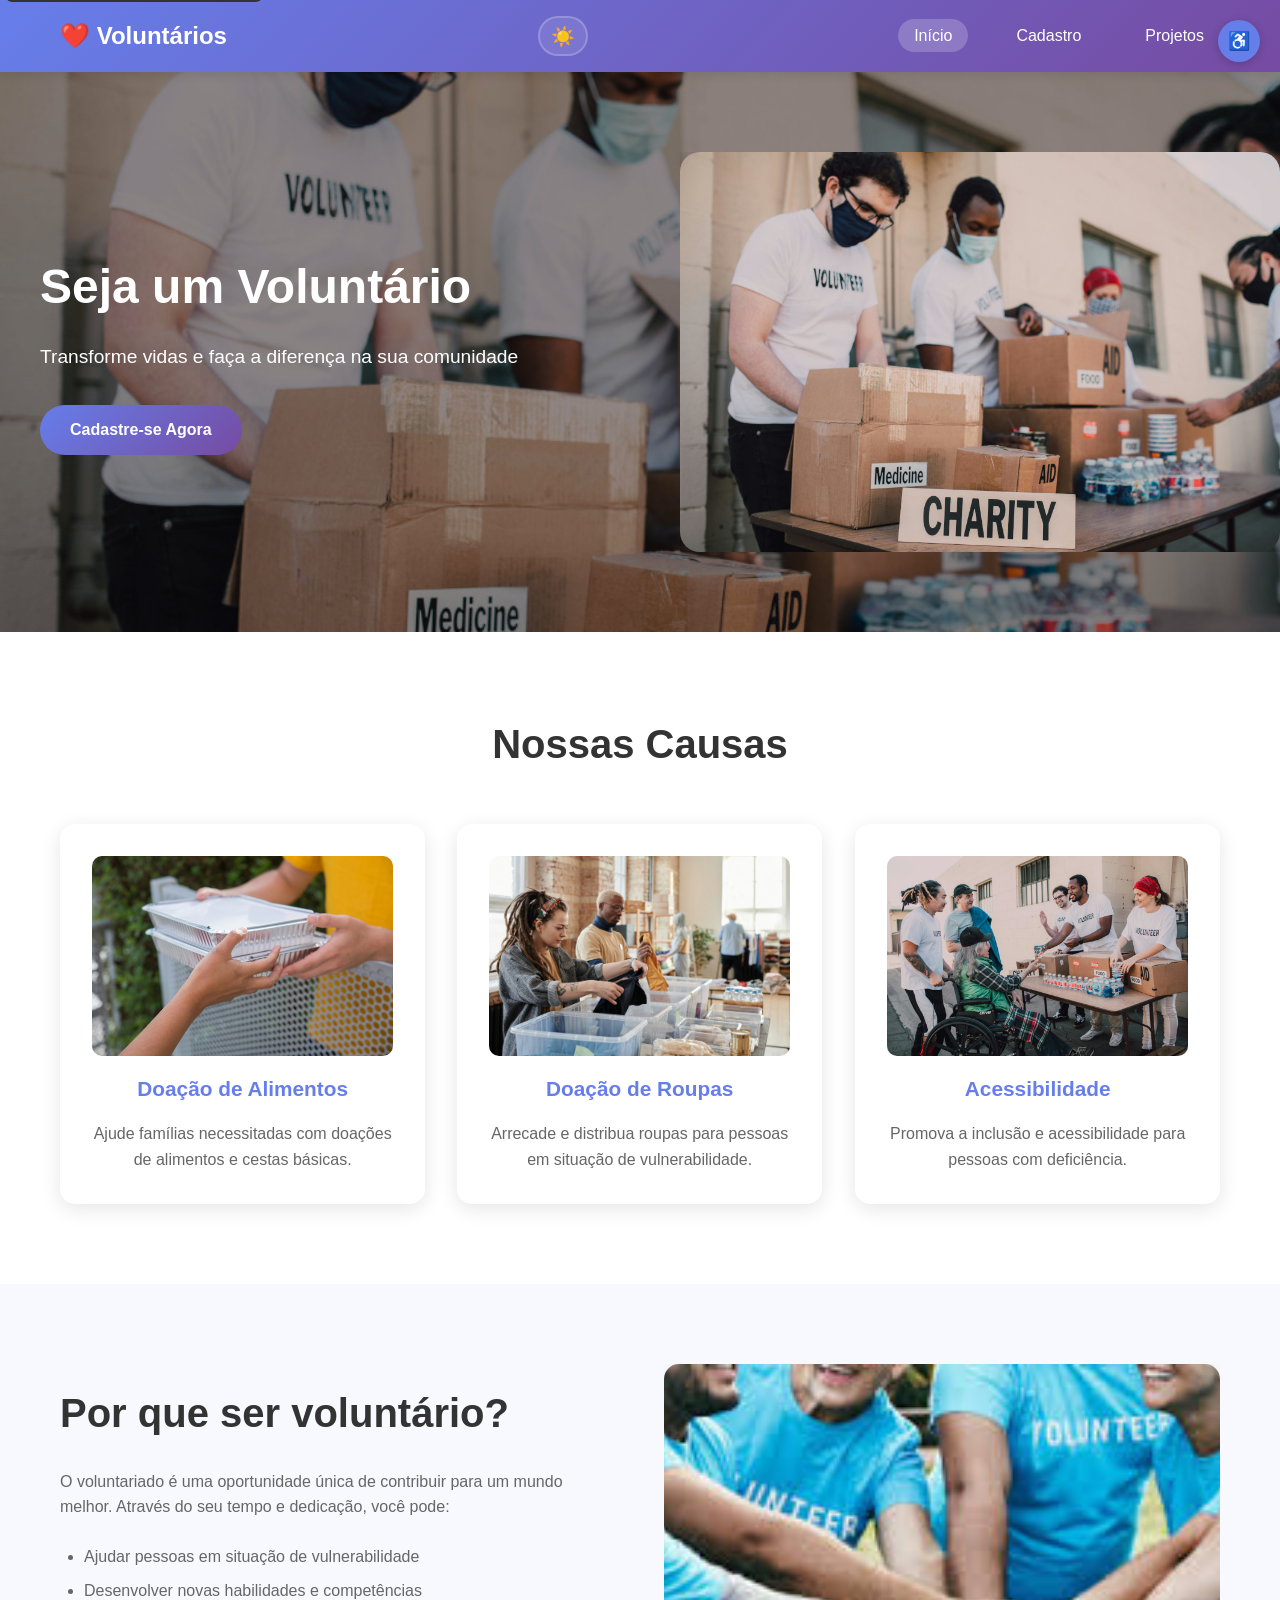
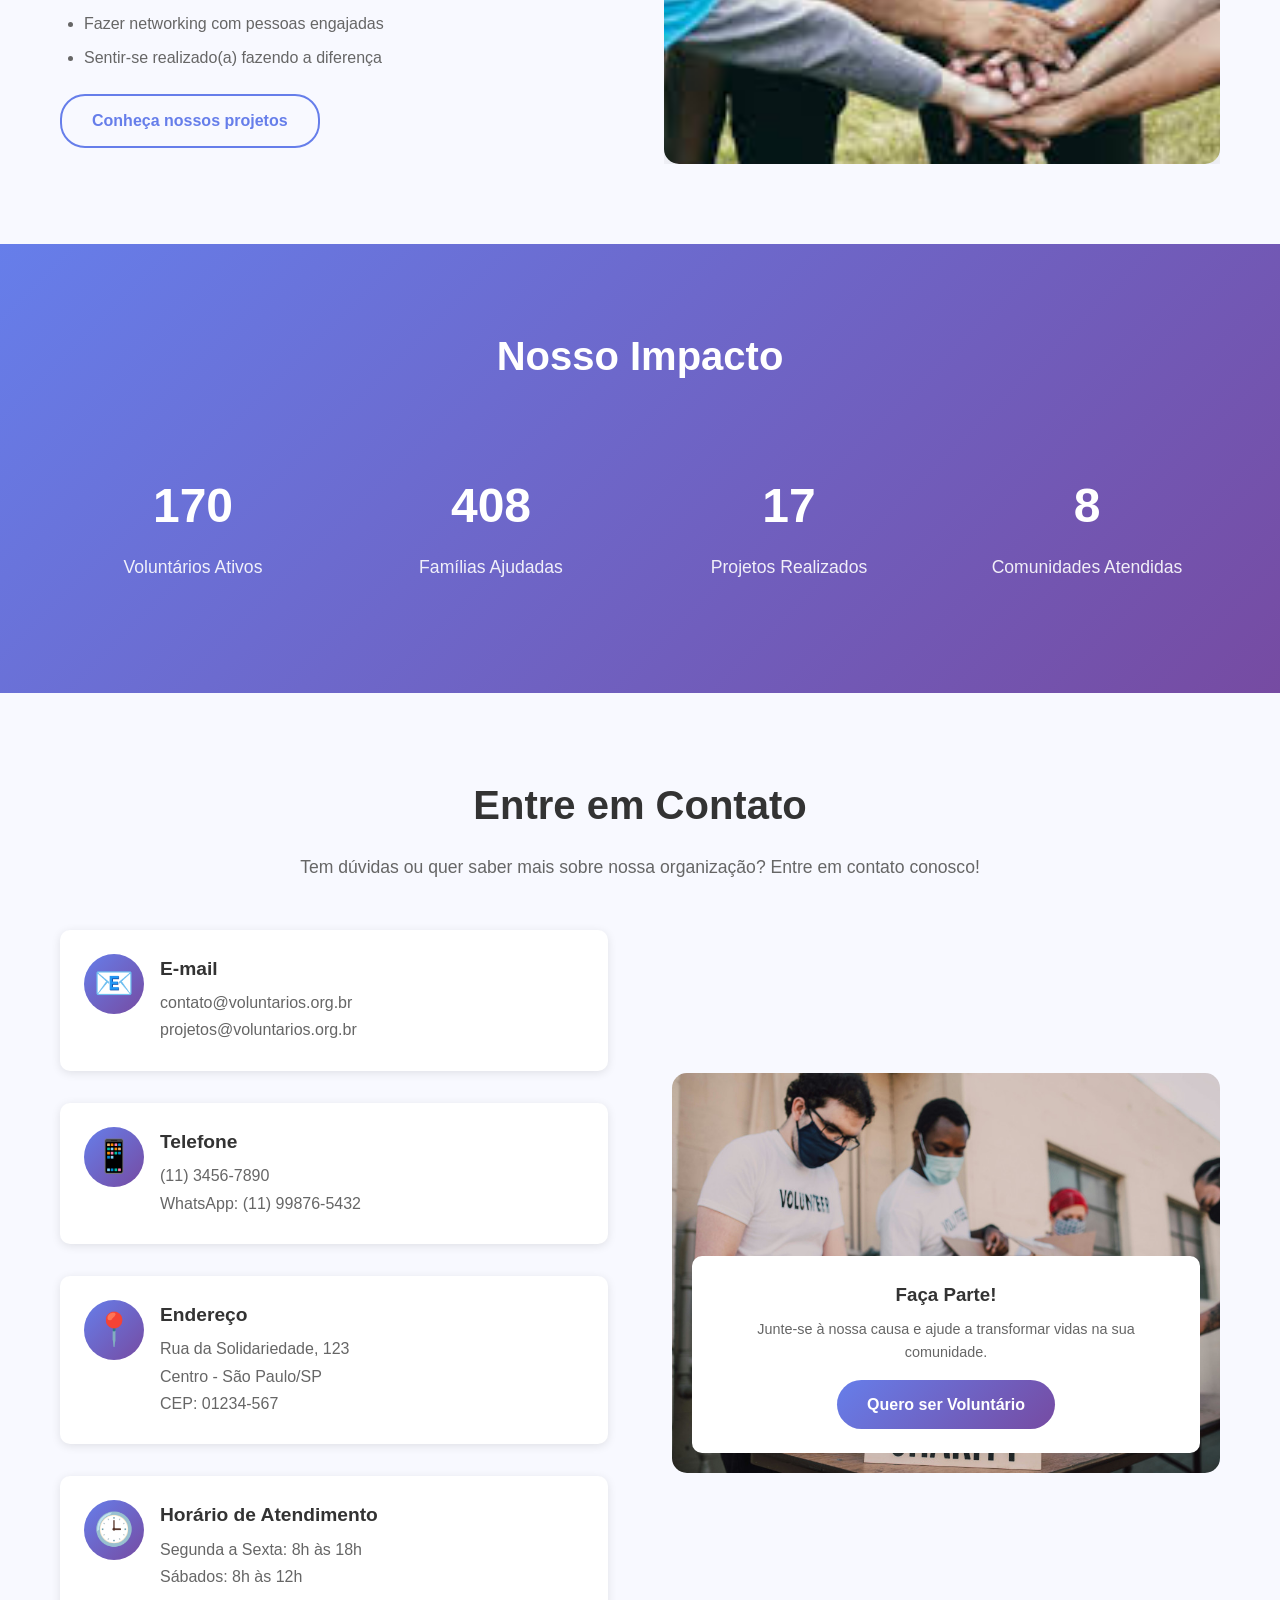
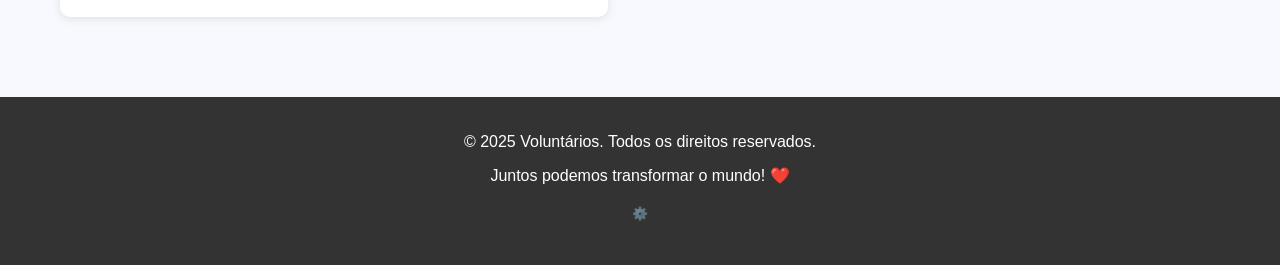
<file: index.html>
<!DOCTYPE html>
<html lang="pt-BR">
<head>
    <meta charset="UTF-8">
    <meta name="viewport" content="width=device-width, initial-scale=1.0">
    <meta name="description" content="Sistema de cadastro para voluntários - Transforme vidas e faça a diferença na sua comunidade">
    <meta name="theme-color" content="#667eea">
    <title>Voluntários - Transformando Vidas</title>
    <link rel="icon" type="image/svg+xml" href="favicon.svg">
    <link rel="preload" href="css/style.css" as="style">
    <link rel="stylesheet" href="css/style.css">
    <link rel="stylesheet" href="css/accessibility.css">
</head>
<body>
    <!-- Skip link para acessibilidade -->
    <a href="#main-content" class="skip-to-main">Pular para o conteúdo principal</a>
    
    <!-- Controles de acessibilidade -->
    <button class="accessibility-toggle" aria-label="Abrir controles de acessibilidade" title="Acessibilidade">♿</button>
    <div class="accessibility-controls" id="accessibility-controls">
        <button onclick="toggleDarkMode()" aria-label="Alternar modo escuro">🌙 Modo Escuro</button>
        <button onclick="toggleHighContrast()" aria-label="Alternar alto contraste">⚫ Alto Contraste</button>
        <button onclick="increaseFontSize()" aria-label="Aumentar tamanho da fonte">🔍 Fonte +</button>
        <button onclick="decreaseFontSize()" aria-label="Diminuir tamanho da fonte">🔍 Fonte -</button>
    </div>

    <header role="banner">
        <nav class="navbar" role="navigation" aria-label="Navegação principal">
            <div class="nav-container">
                <h1 class="nav-logo">❤️ Voluntários</h1>
                <div class="nav-right">
                    <button class="dark-mode-toggle" onclick="toggleDarkMode()" aria-label="Alternar modo escuro" title="Alternar modo escuro">
                        <span class="sun-icon">☀️</span>
                        <span class="moon-icon">🌙</span>
                    </button>
                    <button class="nav-toggle" aria-label="Abrir menu de navegação" aria-expanded="false" aria-controls="nav-menu" tabindex="0">
                        <span class="hamburger" aria-hidden="true"></span>
                        <span class="hamburger" aria-hidden="true"></span>
                        <span class="hamburger" aria-hidden="true"></span>
                    </button>
                </div>
                <ul class="nav-menu" id="nav-menu" role="menubar">
                    <li role="none"><a href="index.html" class="nav-link active" role="menuitem" aria-current="page" tabindex="0">Início</a></li>
                    <li role="none"><a href="cadastro.html" class="nav-link" role="menuitem" tabindex="0">Cadastro</a></li>
                    <li role="none"><a href="projeto.html" class="nav-link" role="menuitem" tabindex="0">Projetos</a></li>
                </ul>
            </div>
        </nav>
    </header>

    <main role="main" id="main-content">
        <section class="hero" aria-labelledby="hero-title">
            <video class="hero-video" autoplay muted loop playsinline aria-hidden="true" poster="images/voluntarios.jpg">
                <source src="images/voluntariosroupas.mp4" type="video/mp4">
            </video>
            <div class="hero-content">
                <h2 id="hero-title">Seja um Voluntário</h2>
                <p>Transforme vidas e faça a diferença na sua comunidade</p>
                <a href="cadastro.html" class="btn-primary" aria-label="Ir para página de cadastro de voluntários">Cadastre-se Agora</a>
            </div>
            <div class="hero-image">
                <img src="images/voluntarios.jpg" alt="Grupo de voluntários sorridentes trabalhando juntos em um projeto social" />
            </div>
        </section>

        <section class="services">
            <div class="container">
                <h2>Nossas Causas</h2>
                <div class="services-grid">
                    <div class="service-card">
                        <img src="images/doaçaocomida.jpg" alt="Doação de Comida" />
                        <h3>Doação de Alimentos</h3>
                        <p>Ajude famílias necessitadas com doações de alimentos e cestas básicas.</p>
                    </div>
                    <div class="service-card">
                        <img src="images/doaçãoroupas.jpg" alt="Doação de Roupas" />
                        <h3>Doação de Roupas</h3>
                        <p>Arrecade e distribua roupas para pessoas em situação de vulnerabilidade.</p>
                    </div>
                    <div class="service-card">
                        <img src="images/cadeirante.jpg" alt="Acessibilidade" />
                        <h3>Acessibilidade</h3>
                        <p>Promova a inclusão e acessibilidade para pessoas com deficiência.</p>
                    </div>
                </div>
            </div>
        </section>

        <section class="about">
            <div class="container">
                <div class="about-content">
                    <div class="about-text">
                        <h2>Por que ser voluntário?</h2>
                        <p>O voluntariado é uma oportunidade única de contribuir para um mundo melhor. Através do seu tempo e dedicação, você pode:</p>
                        <ul>
                            <li>Ajudar pessoas em situação de vulnerabilidade</li>
                            <li>Desenvolver novas habilidades e competências</li>
                            <li>Fazer networking com pessoas engajadas</li>
                            <li>Sentir-se realizado(a) fazendo a diferença</li>
                        </ul>
                        <a href="projeto.html" class="btn-secondary">Conheça nossos projetos</a>
                    </div>
                    <div class="about-image">
                        <img src="images/voluntario.jpg" alt="Voluntário ajudando" />
                    </div>
                </div>
            </div>
        </section>

        <section class="stats">
            <div class="container">
                <h2>Nosso Impacto</h2>
                <div class="stats-grid">
                    <div class="stat-item">
                        <span class="stat-number" data-target="500">0</span>
                        <span class="stat-label">Voluntários Ativos</span>
                    </div>
                    <div class="stat-item">
                        <span class="stat-number" data-target="1200">0</span>
                        <span class="stat-label">Famílias Ajudadas</span>
                    </div>
                    <div class="stat-item">
                        <span class="stat-number" data-target="50">0</span>
                        <span class="stat-label">Projetos Realizados</span>
                    </div>
                    <div class="stat-item">
                        <span class="stat-number" data-target="25">0</span>
                        <span class="stat-label">Comunidades Atendidas</span>
                    </div>
                </div>
            </div>
        </section>

        <section class="contact">
            <div class="container">
                <h2>Entre em Contato</h2>
                <p>Tem dúvidas ou quer saber mais sobre nossa organização? Entre em contato conosco!</p>
                <div class="contact-content">
                    <div class="contact-info">
                        <div class="contact-item">
                            <div class="contact-icon">📧</div>
                            <div class="contact-details">
                                <h3>E-mail</h3>
                                <p>contato@voluntarios.org.br</p>
                                <p>projetos@voluntarios.org.br</p>
                            </div>
                        </div>
                        <div class="contact-item">
                            <div class="contact-icon">📱</div>
                            <div class="contact-details">
                                <h3>Telefone</h3>
                                <p>(11) 3456-7890</p>
                                <p>WhatsApp: (11) 99876-5432</p>
                            </div>
                        </div>
                        <div class="contact-item">
                            <div class="contact-icon">📍</div>
                            <div class="contact-details">
                                <h3>Endereço</h3>
                                <p>Rua da Solidariedade, 123</p>
                                <p>Centro - São Paulo/SP</p>
                                <p>CEP: 01234-567</p>
                            </div>
                        </div>
                        <div class="contact-item">
                            <div class="contact-icon">🕒</div>
                            <div class="contact-details">
                                <h3>Horário de Atendimento</h3>
                                <p>Segunda a Sexta: 8h às 18h</p>
                                <p>Sábados: 8h às 12h</p>
                            </div>
                        </div>
                    </div>
                    <div class="contact-image">
                        <img src="images/voluntarios.jpg" alt="Nossa equipe de voluntários" />
                        <div class="contact-cta">
                            <h3>Faça Parte!</h3>
                            <p>Junte-se à nossa causa e ajude a transformar vidas na sua comunidade.</p>
                            <a href="cadastro.html" class="btn-primary">Quero ser Voluntário</a>
                        </div>
                    </div>
                </div>
            </div>
        </section>
    </main>

    <footer>
        <div class="container">
            <p>&copy; 2025 Voluntários. Todos os direitos reservados.</p>
            <p>Juntos podemos transformar o mundo! ❤️</p>
            <p style="margin-top: 1rem; font-size: 0.8rem; opacity: 0.6;">
                <a href="admin.html" style="color: inherit; text-decoration: none;">⚙️</a>
            </p>
        </div>
    </footer>

    <!-- Botão Voltar ao Topo -->
    <button id="scrollToTop" class="scroll-to-top" aria-label="Voltar ao topo">
        <svg width="24" height="24" viewBox="0 0 24 24" fill="none" xmlns="http://www.w3.org/2000/svg">
            <path d="M7 14L12 9L17 14" stroke="currentColor" stroke-width="2" stroke-linecap="round" stroke-linejoin="round"/>
        </svg>
    </button>

    <!-- Scripts Modulares -->
    <script src="js/accessibility.js"></script>
    <script src="js/navigation.js"></script>
    <script src="js/forms.js"></script>
    <script src="js/animations.js"></script>
    <script src="js/projects.js"></script>
    <script src="js/main.js"></script>
</body>
</html>
</file>
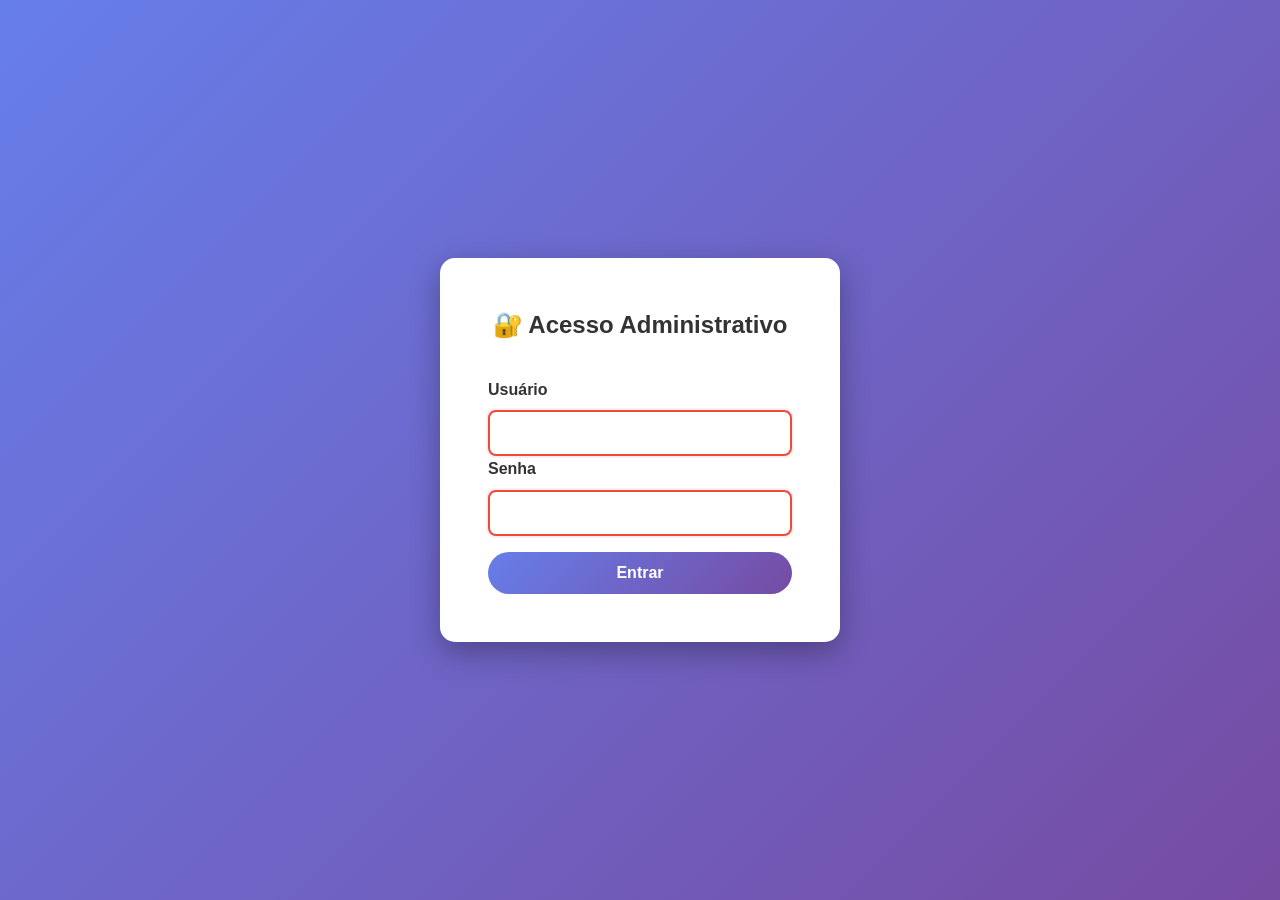
<file: admin.html>
<!DOCTYPE html>
<html lang="pt-BR">
<head>
    <meta charset="UTF-8">
    <meta name="viewport" content="width=device-width, initial-scale=1.0">
    <meta name="description" content="Painel administrativo - Área restrita para gerenciar voluntários e projetos">
    <meta name="theme-color" content="#667eea">
    <title>Painel Administrativo - Voluntários</title>
    <link rel="preload" href="css/style.css" as="style">
    <link rel="stylesheet" href="css/style.css">
    <style>
        .admin-login {
            min-height: 100vh;
            display: flex;
            align-items: center;
            justify-content: center;
            background: linear-gradient(135deg, #667eea 0%, #764ba2 100%);
        }
        .login-container {
            background: var(--card-bg);
            padding: 3rem;
            border-radius: 15px;
            box-shadow: 0 10px 30px rgba(0,0,0,0.3);
            width: 100%;
            max-width: 400px;
            transition: background-color 0.3s ease;
        }
        .admin-dashboard {
            display: none;
            min-height: 100vh;
            background: var(--bg-tertiary);
            transition: background-color 0.3s ease;
        }
        .admin-header {
            background: var(--bg-secondary);
            padding: 1rem 0;
            box-shadow: 0 2px 10px var(--shadow-color);
            position: sticky;
            top: 0;
            z-index: 100;
            transition: background-color 0.3s ease, box-shadow 0.3s ease;
        }
        .admin-nav {
            display: flex;
            justify-content: space-between;
            align-items: center;
        }
        .admin-nav h1 {
            color: #667eea;
            font-size: 1.5rem;
        }
        
        .dark-mode .admin-nav span {
            color: var(--text-secondary) !important;
        }
        .admin-tabs {
            display: flex;
            gap: 1rem;
            margin: 2rem 0;
            border-bottom: 2px solid #e1e5e9;
        }
        .admin-tab {
            padding: 1rem 2rem;
            border: none;
            background: transparent;
            cursor: pointer;
            border-bottom: 3px solid transparent;
            transition: all 0.3s ease;
            font-weight: 600;
        }
        .admin-tab.active {
            color: #667eea;
            border-bottom-color: #667eea;
        }
        .admin-content {
            display: none;
            padding: 2rem 0;
        }
        .admin-content.active {
            display: block;
        }
        .stats-cards {
            display: grid;
            grid-template-columns: repeat(auto-fit, minmax(250px, 1fr));
            gap: 1.5rem;
            margin-bottom: 2rem;
        }
        .stat-card {
            background: white;
            padding: 2rem;
            border-radius: 10px;
            box-shadow: 0 2px 10px rgba(0,0,0,0.1);
            text-align: center;
        }
        .stat-card .number {
            font-size: 2.5rem;
            font-weight: bold;
            color: #667eea;
            display: block;
        }
        .stat-card .label {
            color: #666;
            margin-top: 0.5rem;
        }
        .data-table {
            background: white;
            border-radius: 10px;
            box-shadow: 0 2px 10px rgba(0,0,0,0.1);
            overflow: hidden;
        }
        .table-header {
            background: #667eea;
            color: white;
            padding: 1rem;
            display: flex;
            justify-content: space-between;
            align-items: center;
        }
        .search-box {
            padding: 0.5rem;
            border: none;
            border-radius: 5px;
            background: rgba(255,255,255,0.2);
            color: white;
        }
        .search-box::placeholder {
            color: rgba(255,255,255,0.7);
        }
        .table-content {
            max-height: 500px;
            overflow-y: auto;
        }
        table {
            width: 100%;
            border-collapse: collapse;
        }
        th, td {
            padding: 1rem;
            text-align: left;
            border-bottom: 1px solid #e1e5e9;
        }
        th {
            background: #f8f9ff;
            font-weight: 600;
            color: #333;
            position: sticky;
            top: 0;
        }
        tr:hover {
            background: #f8f9ff;
        }
        .action-buttons {
            display: flex;
            gap: 0.5rem;
        }
        .btn-small {
            padding: 0.3rem 0.8rem;
            font-size: 0.8rem;
            border-radius: 5px;
            border: none;
            cursor: pointer;
            transition: all 0.3s ease;
        }
        .btn-view {
            background: #17a2b8;
            color: white;
        }
        .btn-edit {
            background: #ffc107;
            color: #333;
        }
        .btn-delete {
            background: #dc3545;
            color: white;
        }
        .btn-small:hover {
            transform: translateY(-1px);
            box-shadow: 0 2px 5px rgba(0,0,0,0.2);
        }
        .export-buttons {
            display: flex;
            gap: 1rem;
            margin-bottom: 1rem;
        }
        .chart-container {
            background: white;
            padding: 2rem;
            border-radius: 10px;
            box-shadow: 0 2px 10px rgba(0,0,0,0.1);
            margin-bottom: 2rem;
        }
        .activity-log {
            background: white;
            border-radius: 10px;
            box-shadow: 0 2px 10px rgba(0,0,0,0.1);
            max-height: 400px;
            overflow-y: auto;
        }
        .log-item {
            padding: 1rem;
            border-bottom: 1px solid #e1e5e9;
            display: flex;
            justify-content: space-between;
            align-items: center;
        }
        .log-item:last-child {
            border-bottom: none;
        }
        .log-action {
            font-weight: 600;
            color: #667eea;
        }
        .log-time {
            color: #666;
            font-size: 0.9rem;
        }
        .status-badge {
            padding: 0.25rem 0.75rem;
            border-radius: 15px;
            font-size: 0.8rem;
            font-weight: 600;
        }
        .status-active {
            background: #d4edda;
            color: #155724;
        }
        .status-pending {
            background: #fff3cd;
            color: #856404;
        }
        .logout-btn {
            background: #dc3545;
            color: white;
            border: none;
            padding: 0.5rem 1rem;
            border-radius: 5px;
            cursor: pointer;
            transition: all 0.3s ease;
        }
        .logout-btn:hover {
            background: #c82333;
        }
        @media (max-width: 768px) {
            .admin-tabs {
                flex-wrap: wrap;
                gap: 0.5rem;
            }
            .admin-tab {
                padding: 0.5rem 1rem;
                font-size: 0.9rem;
            }
            .stats-cards {
                grid-template-columns: repeat(2, 1fr);
            }
            .export-buttons {
                flex-wrap: wrap;
            }
            .table-content {
                font-size: 0.9rem;
            }
            th, td {
                padding: 0.5rem;
            }
        }
    </style>
</head>
<body>
    <!-- Tela de Login -->
    <div class="admin-login" id="loginScreen">
        <div class="login-container">
            <h2 style="text-align: center; color: #333; margin-bottom: 2rem;">
                🔐 Acesso Administrativo
            </h2>
            <form id="loginForm">
                <div class="form-group">
                    <label for="username">Usuário</label>
                    <input type="text" id="username" name="username" required>
                </div>
                <div class="form-group">
                    <label for="password">Senha</label>
                    <input type="password" id="password" name="password" required>
                </div>
                <button type="submit" class="btn-primary" style="width: 100%; margin-top: 1rem;">
                    Entrar
                </button>
            </form>
            <div id="loginError" style="color: #dc3545; text-align: center; margin-top: 1rem; display: none;">
                Usuário ou senha incorretos!
            </div>
        </div>
    </div>

    <!-- Painel Administrativo -->
    <div class="admin-dashboard" id="adminDashboard">
        <header class="admin-header">
            <div class="container">
                <div class="admin-nav">
                    <h1>📊 Painel Administrativo - Voluntários</h1>
                    <div style="display: flex; align-items: center; gap: 1rem;">
                        <button class="dark-mode-toggle" onclick="toggleDarkMode()" aria-label="Alternar modo escuro" title="Alternar modo escuro" style="background: rgba(102, 126, 234, 0.1); border: 2px solid rgba(102, 126, 234, 0.2); color: #667eea;">
                            <span class="sun-icon">☀️</span>
                            <span class="moon-icon">🌙</span>
                        </button>
                        <span id="adminUser" style="color: #666;"></span>
                        <button class="logout-btn" onclick="logout()">Sair</button>
                    </div>
                </div>
            </div>
        </header>

        <main class="container">
            <!-- Tabs de Navegação -->
            <div class="admin-tabs">
                <button class="admin-tab active" onclick="showTab('dashboard')">Dashboard</button>
                <button class="admin-tab" onclick="showTab('volunteers')">Voluntários</button>
                <button class="admin-tab" onclick="showTab('projects')">Projetos</button>
                <button class="admin-tab" onclick="showTab('reports')">Relatórios</button>
                <button class="admin-tab" onclick="showTab('activity')">Atividades</button>
                <button class="admin-tab" onclick="showTab('settings')">Configurações</button>
            </div>

            <!-- Dashboard -->
            <div class="admin-content active" id="dashboard">
                <div class="stats-cards">
                    <div class="stat-card">
                        <span class="number" id="totalVolunteers">0</span>
                        <span class="label">Total Voluntários</span>
                    </div>
                    <div class="stat-card">
                        <span class="number" id="totalProjects">6</span>
                        <span class="label">Projetos Ativos</span>
                    </div>
                    <div class="stat-card">
                        <span class="number" id="totalSignups">0</span>
                        <span class="label">Inscrições em Projetos</span>
                    </div>
                    <div class="stat-card">
                        <span class="number" id="monthlyGrowth">0%</span>
                        <span class="label">Crescimento Mensal</span>
                    </div>
                </div>

                <div class="chart-container">
                    <h3>Cadastros por Mês</h3>
                    <canvas id="registrationChart" width="400" height="200"></canvas>
                </div>

                <div class="chart-container">
                    <h3>Áreas de Interesse Mais Populares</h3>
                    <div id="interestChart"></div>
                </div>
            </div>

            <!-- Voluntários -->
            <div class="admin-content" id="volunteers">
                <div class="export-buttons">
                    <button class="btn-primary" onclick="exportVolunteers()">📊 Exportar Excel</button>
                    <button class="btn-secondary" onclick="exportVolunteersJSON()">💾 Exportar JSON</button>
                    <button class="btn-secondary" onclick="printVolunteers()">🖨️ Imprimir</button>
                </div>

                <div class="data-table">
                    <div class="table-header">
                        <h3>Voluntários Cadastrados</h3>
                        <input type="text" class="search-box" placeholder="Buscar voluntário..." 
                               onkeyup="searchVolunteers(this.value)">
                    </div>
                    <div class="table-content">
                        <table id="volunteersTable">
                            <thead>
                                <tr>
                                    <th>Nome</th>
                                    <th>Email</th>
                                    <th>Telefone</th>
                                    <th>Cidade</th>
                                    <th>Disponibilidade</th>
                                    <th>Data Cadastro</th>
                                    <th>Ações</th>
                                </tr>
                            </thead>
                            <tbody id="volunteersTableBody">
                                <!-- Dados serão inseridos via JavaScript -->
                            </tbody>
                        </table>
                    </div>
                </div>
            </div>

            <!-- Projetos -->
            <div class="admin-content" id="projects">
                <div class="export-buttons">
                    <button class="btn-primary" onclick="exportProjectSignups()">📊 Exportar Inscrições</button>
                    <button class="btn-secondary" onclick="createNewProject()">➕ Novo Projeto</button>
                </div>

                <div class="data-table">
                    <div class="table-header">
                        <h3>Inscrições em Projetos</h3>
                        <input type="text" class="search-box" placeholder="Buscar inscrição..." 
                               onkeyup="searchProjectSignups(this.value)">
                    </div>
                    <div class="table-content">
                        <table id="projectsTable">
                            <thead>
                                <tr>
                                    <th>Nome</th>
                                    <th>Email</th>
                                    <th>Telefone</th>
                                    <th>Projeto</th>
                                    <th>Disponibilidade</th>
                                    <th>Data Inscrição</th>
                                    <th>Status</th>
                                    <th>Ações</th>
                                </tr>
                            </thead>
                            <tbody id="projectsTableBody">
                                <!-- Dados serão inseridos via JavaScript -->
                            </tbody>
                        </table>
                    </div>
                </div>
            </div>

            <!-- Relatórios -->
            <div class="admin-content" id="reports">
                <div class="stats-cards">
                    <div class="stat-card">
                        <span class="number" id="reportTotalVolunteers">0</span>
                        <span class="label">Voluntários Cadastrados</span>
                    </div>
                    <div class="stat-card">
                        <span class="number" id="reportActiveProjects">6</span>
                        <span class="label">Projetos Ativos</span>
                    </div>
                    <div class="stat-card">
                        <span class="number" id="reportMonthlySignups">0</span>
                        <span class="label">Inscrições Este Mês</span>
                    </div>
                    <div class="stat-card">
                        <span class="number" id="reportAvgAge">0</span>
                        <span class="label">Idade Média</span>
                    </div>
                </div>

                <div class="chart-container">
                    <h3>Relatório por Cidade</h3>
                    <div id="cityReport"></div>
                </div>

                <div class="chart-container">
                    <h3>Disponibilidade dos Voluntários</h3>
                    <div id="availabilityReport"></div>
                </div>

                <div class="export-buttons">
                    <button class="btn-primary" onclick="generateFullReport()">📋 Relatório Completo</button>
                    <button class="btn-secondary" onclick="scheduleReport()">⏰ Agendar Relatório</button>
                </div>
            </div>

            <!-- Atividades -->
            <div class="admin-content" id="activity">
                <div class="data-table">
                    <div class="table-header">
                        <h3>Log de Atividades</h3>
                        <button class="btn-secondary" onclick="clearActivityLog()">🗑️ Limpar Log</button>
                    </div>
                    <div class="activity-log" id="activityLog">
                        <!-- Logs serão inseridos via JavaScript -->
                    </div>
                </div>
            </div>

            <!-- Configurações -->
            <div class="admin-content" id="settings">
                <div class="data-table">
                    <div class="table-header">
                        <h3>Configurações do Sistema</h3>
                    </div>
                    <div style="padding: 2rem;">
                        <div class="form-group">
                            <label>Backup Automático</label>
                            <button class="btn-primary" onclick="createBackup()">💾 Criar Backup</button>
                        </div>
                        
                        <div class="form-group">
                            <label>Importar Dados</label>
                            <input type="file" id="importFile" accept=".json" onchange="importData(event)">
                        </div>
                        
                        <div class="form-group">
                            <label>Limpar Dados</label>
                            <button class="btn-delete" onclick="clearAllData()" 
                                    style="background: #dc3545; color: white; border: none; padding: 0.5rem 1rem; border-radius: 5px;">
                                🗑️ Limpar Todos os Dados
                            </button>
                        </div>

                        <div class="form-group">
                            <label>Alterar Senha de Acesso</label>
                            <button class="btn-secondary" onclick="changePassword()">🔑 Alterar Senha</button>
                        </div>
                    </div>
                </div>
            </div>
        </main>
    </div>

    <script src="js/accessibility.js"></script>
    <script src="admin.js"></script>
</body>
</html>
</file>
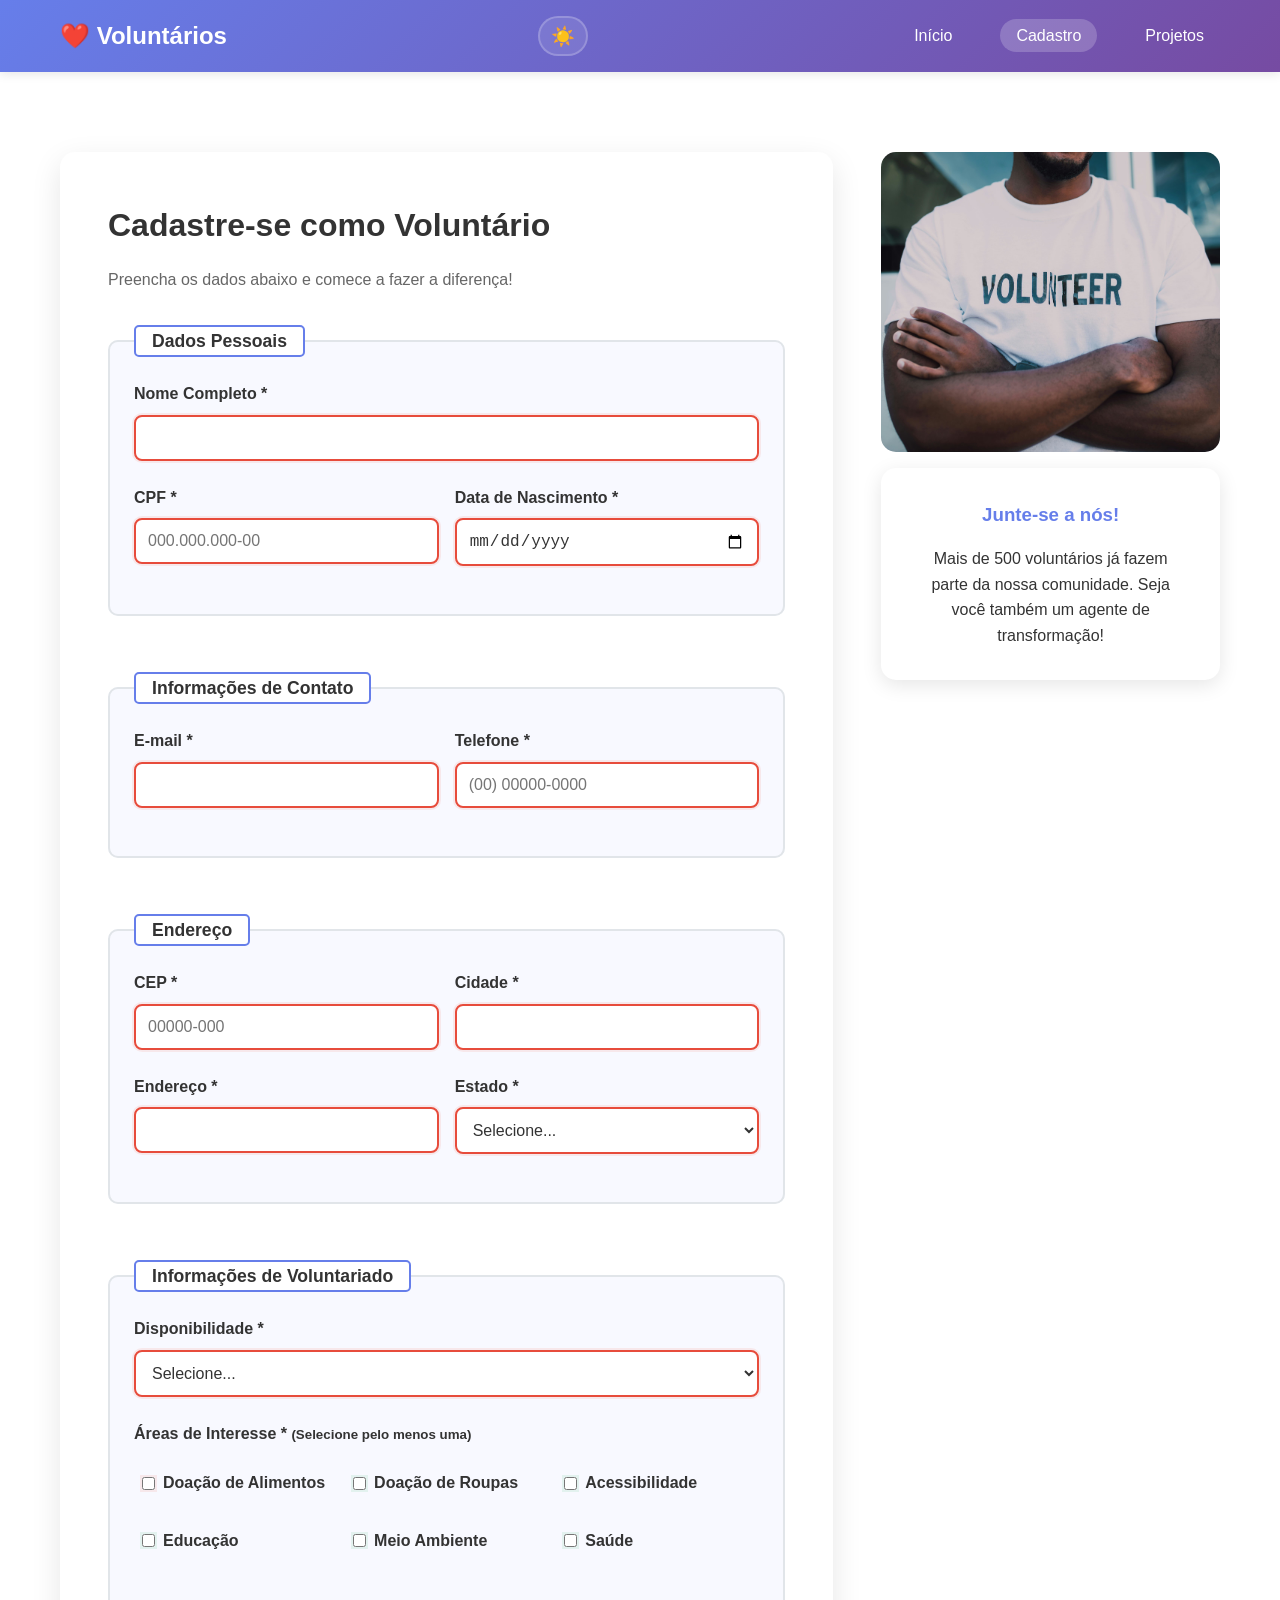
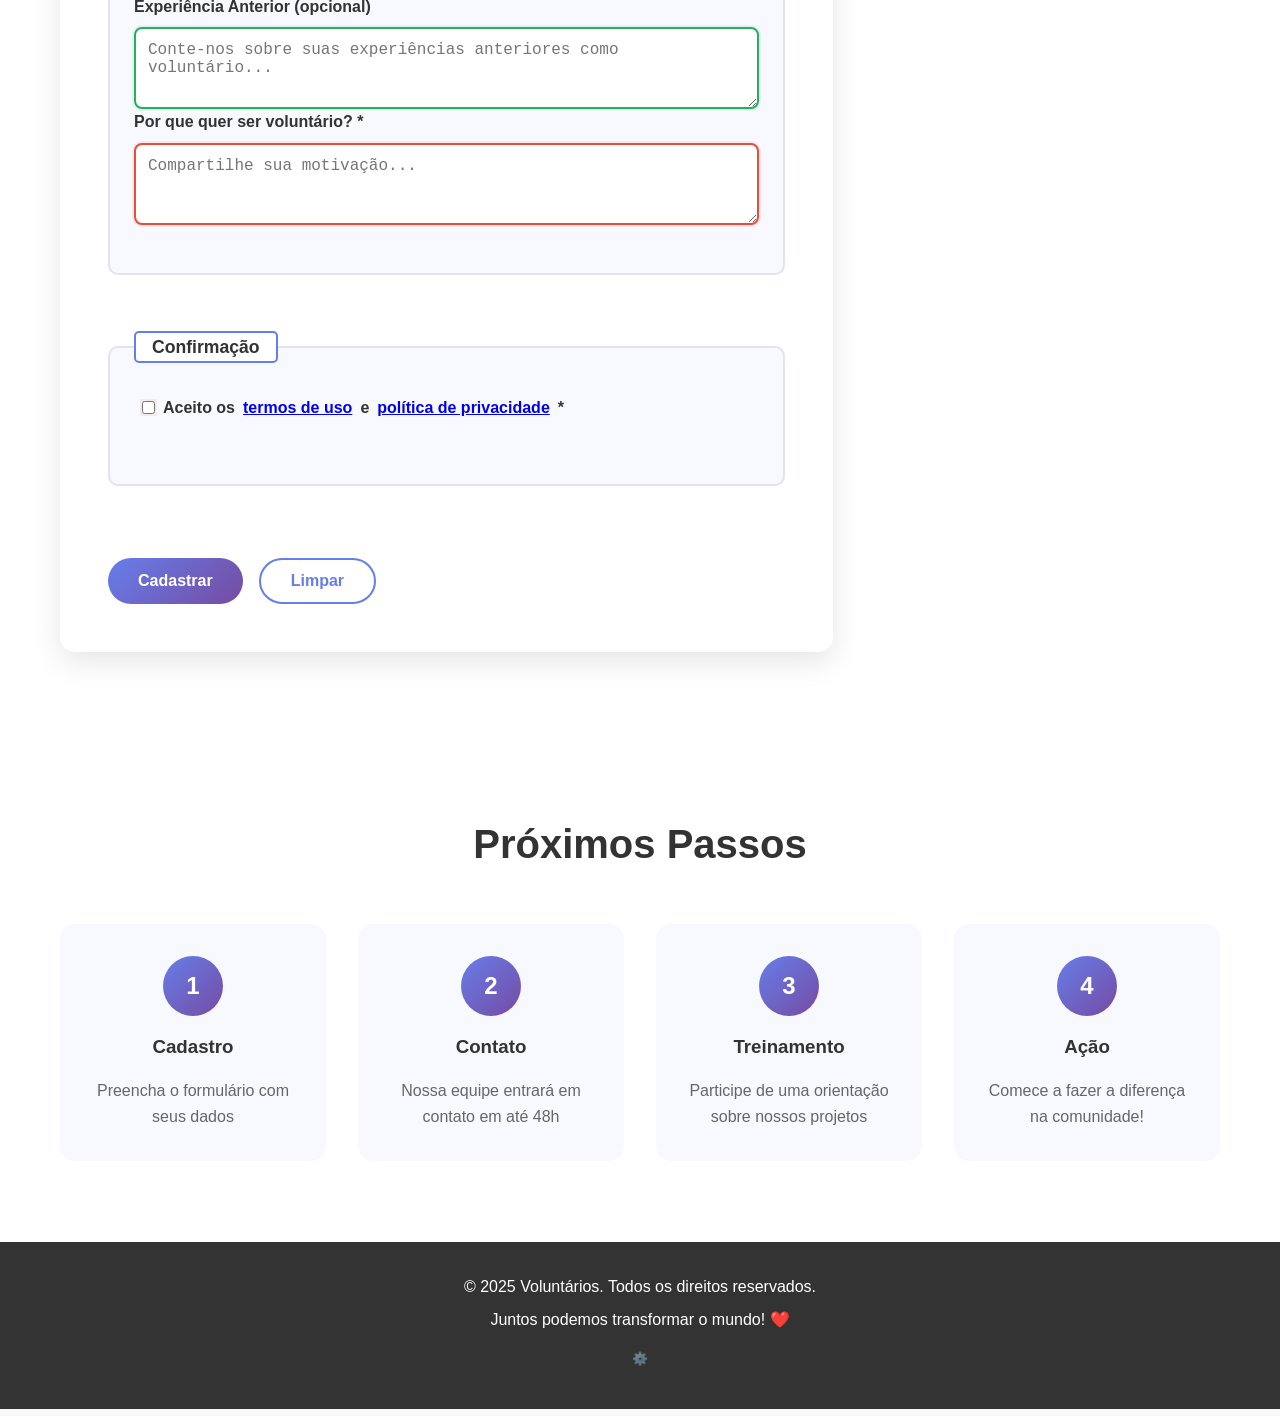
<file: cadastro.html>
<!DOCTYPE html>
<html lang="pt-BR">
<head>
    <meta charset="UTF-8">
    <meta name="viewport" content="width=device-width, initial-scale=1.0">
    <meta name="description" content="Cadastre-se como voluntário - Formulário completo para participar de projetos sociais">
    <meta name="theme-color" content="#667eea">
    <title>Cadastro - Voluntários</title>
    <link rel="icon" type="image/svg+xml" href="favicon.svg">
    <link rel="preload" href="css/style.css" as="style">
    <link rel="stylesheet" href="css/style.css">
    <link rel="stylesheet" href="css/accessibility.css">
</head>
<body>
    <header>
        <nav class="navbar">
            <div class="nav-container">
                <h1 class="nav-logo">❤️ Voluntários</h1>
                <div class="nav-right">
                    <button class="dark-mode-toggle" onclick="toggleDarkMode()" aria-label="Alternar modo escuro" title="Alternar modo escuro">
                        <span class="sun-icon">☀️</span>
                        <span class="moon-icon">🌙</span>
                    </button>
                    <button class="nav-toggle" aria-label="Abrir menu de navegação">
                        <span class="hamburger"></span>
                        <span class="hamburger"></span>
                        <span class="hamburger"></span>
                    </button>
                </div>
                <ul class="nav-menu">
                    <li><a href="index.html" class="nav-link">Início</a></li>
                    <li><a href="cadastro.html" class="nav-link active">Cadastro</a></li>
                    <li><a href="projeto.html" class="nav-link">Projetos</a></li>
                </ul>
            </div>
        </nav>
    </header>

    <main>
        <section class="register-section">
            <div class="container">
                <div class="register-content">
                    <div class="register-form-container">
                        <h2>Cadastre-se como Voluntário</h2>
                        <p>Preencha os dados abaixo e comece a fazer a diferença!</p>
                        
                        <form id="volunteerForm" class="register-form" novalidate>
                            <!-- Dados Pessoais -->
                            <fieldset class="form-fieldset">
                                <legend>Dados Pessoais</legend>
                                
                                <div class="form-group">
                                    <label for="nome">Nome Completo *</label>
                                    <input type="text" id="nome" name="nome" required 
                                           minlength="3" maxlength="100"
                                           pattern="[A-Za-zÀ-ÿ\s]{3,100}"
                                           title="Digite seu nome completo (mínimo 3 caracteres, apenas letras)">
                                    <span class="error-message" id="nome-error"></span>
                                </div>

                                <div class="form-row">
                                    <div class="form-group">
                                        <label for="cpf">CPF *</label>
                                        <input type="text" id="cpf" name="cpf" required 
                                               pattern="\d{3}\.\d{3}\.\d{3}-\d{2}"
                                               placeholder="000.000.000-00"
                                               title="Digite um CPF válido no formato 000.000.000-00">
                                        <span class="error-message" id="cpf-error"></span>
                                    </div>
                                    <div class="form-group">
                                        <label for="dataNascimento">Data de Nascimento *</label>
                                        <input type="date" id="dataNascimento" name="dataNascimento" required 
                                               min="1924-01-01" max="2006-12-31"
                                               title="Você deve ter entre 18 e 100 anos">
                                        <span class="error-message" id="dataNascimento-error"></span>
                                    </div>
                                </div>
                            </fieldset>

                            <!-- Contato -->
                            <fieldset class="form-fieldset">
                                <legend>Informações de Contato</legend>
                                
                                <div class="form-row">
                                    <div class="form-group">
                                        <label for="email">E-mail *</label>
                                        <input type="email" id="email" name="email" required 
                                               maxlength="100"
                                               title="Digite um e-mail válido">
                                        <span class="error-message" id="email-error"></span>
                                    </div>
                                    <div class="form-group">
                                        <label for="telefone">Telefone *</label>
                                        <input type="tel" id="telefone" name="telefone" required 
                                               pattern="\(\d{2}\)\s\d{4,5}-\d{4}"
                                               placeholder="(00) 00000-0000"
                                               title="Digite um telefone válido no formato (00) 00000-0000">
                                        <span class="error-message" id="telefone-error"></span>
                                    </div>
                                </div>
                            </fieldset>

                            <!-- Endereço -->
                            <fieldset class="form-fieldset">
                                <legend>Endereço</legend>
                                
                                <div class="form-row">
                                    <div class="form-group">
                                        <label for="cep">CEP *</label>
                                        <input type="text" id="cep" name="cep" required 
                                               pattern="\d{5}-\d{3}"
                                               placeholder="00000-000"
                                               title="Digite um CEP válido no formato 00000-000">
                                        <span class="error-message" id="cep-error"></span>
                                    </div>
                                    <div class="form-group">
                                        <label for="cidade">Cidade *</label>
                                        <input type="text" id="cidade" name="cidade" required 
                                               minlength="2" maxlength="50"
                                               pattern="[A-Za-zÀ-ÿ\s]{2,50}"
                                               title="Digite o nome da cidade (apenas letras)">
                                        <span class="error-message" id="cidade-error"></span>
                                    </div>
                                </div>

                                <div class="form-row">
                                    <div class="form-group">
                                        <label for="endereco">Endereço *</label>
                                        <input type="text" id="endereco" name="endereco" required 
                                               minlength="5" maxlength="100"
                                               title="Digite seu endereço completo">
                                        <span class="error-message" id="endereco-error"></span>
                                    </div>
                                    <div class="form-group">
                                        <label for="estado">Estado *</label>
                                        <select id="estado" name="estado" required 
                                                title="Selecione seu estado">
                                            <option value="">Selecione...</option>
                                            <option value="AC">Acre</option>
                                            <option value="AL">Alagoas</option>
                                            <option value="AP">Amapá</option>
                                            <option value="AM">Amazonas</option>
                                            <option value="BA">Bahia</option>
                                            <option value="CE">Ceará</option>
                                            <option value="DF">Distrito Federal</option>
                                            <option value="ES">Espírito Santo</option>
                                            <option value="GO">Goiás</option>
                                            <option value="MA">Maranhão</option>
                                            <option value="MT">Mato Grosso</option>
                                            <option value="MS">Mato Grosso do Sul</option>
                                            <option value="MG">Minas Gerais</option>
                                            <option value="PA">Pará</option>
                                            <option value="PB">Paraíba</option>
                                            <option value="PR">Paraná</option>
                                            <option value="PE">Pernambuco</option>
                                            <option value="PI">Piauí</option>
                                            <option value="RJ">Rio de Janeiro</option>
                                            <option value="RN">Rio Grande do Norte</option>
                                            <option value="RS">Rio Grande do Sul</option>
                                            <option value="RO">Rondônia</option>
                                            <option value="RR">Roraima</option>
                                            <option value="SC">Santa Catarina</option>
                                            <option value="SP">São Paulo</option>
                                            <option value="SE">Sergipe</option>
                                            <option value="TO">Tocantins</option>
                                        </select>
                                        <span class="error-message" id="estado-error"></span>
                                    </div>
                                </div>
                            </fieldset>

                            <!-- Informações de Voluntariado -->
                            <fieldset class="form-fieldset">
                                <legend>Informações de Voluntariado</legend>
                                
                                <div class="form-group">
                                    <label for="disponibilidade">Disponibilidade *</label>
                                    <select id="disponibilidade" name="disponibilidade" required 
                                            title="Selecione sua disponibilidade">
                                        <option value="">Selecione...</option>
                                        <option value="manhã">Manhã</option>
                                        <option value="tarde">Tarde</option>
                                        <option value="noite">Noite</option>
                                        <option value="fins-de-semana">Fins de semana</option>
                                        <option value="flexível">Horário flexível</option>
                                    </select>
                                    <span class="error-message" id="disponibilidade-error"></span>
                                </div>

                                <div class="form-group">
                                    <label>Áreas de Interesse * <small>(Selecione pelo menos uma)</small></label>
                                    <div class="checkbox-group">
                                        <label class="checkbox-label">
                                            <input type="checkbox" name="interesses" value="doacao-alimentos" required>
                                            Doação de Alimentos
                                        </label>
                                        <label class="checkbox-label">
                                            <input type="checkbox" name="interesses" value="doacao-roupas">
                                            Doação de Roupas
                                        </label>
                                        <label class="checkbox-label">
                                            <input type="checkbox" name="interesses" value="acessibilidade">
                                            Acessibilidade
                                        </label>
                                        <label class="checkbox-label">
                                            <input type="checkbox" name="interesses" value="educacao">
                                            Educação
                                        </label>
                                        <label class="checkbox-label">
                                            <input type="checkbox" name="interesses" value="meio-ambiente">
                                            Meio Ambiente
                                        </label>
                                        <label class="checkbox-label">
                                            <input type="checkbox" name="interesses" value="saude">
                                            Saúde
                                        </label>
                                    </div>
                                    <span class="error-message" id="interesses-error"></span>
                                </div>

                                <div class="form-group">
                                    <label for="experiencia">Experiência Anterior (opcional)</label>
                                    <textarea id="experiencia" name="experiencia" rows="3" 
                                              maxlength="500"
                                              placeholder="Conte-nos sobre suas experiências anteriores como voluntário..."></textarea>
                                </div>

                                <div class="form-group">
                                    <label for="motivacao">Por que quer ser voluntário? *</label>
                                    <textarea id="motivacao" name="motivacao" rows="3" required 
                                              minlength="10" maxlength="300"
                                              placeholder="Compartilhe sua motivação..."
                                              title="Compartilhe sua motivação (mínimo 10 caracteres)"></textarea>
                                    <span class="error-message" id="motivacao-error"></span>
                                </div>
                            </fieldset>

                            <!-- Termos -->
                            <fieldset class="form-fieldset">
                                <legend>Confirmação</legend>
                                
                                <div class="form-group">
                                    <label class="checkbox-label">
                                        <input type="checkbox" id="termos" name="termos" required 
                                               title="Você deve aceitar os termos para continuar">
                                        Aceito os <a href="#" target="_blank">termos de uso</a> e <a href="#" target="_blank">política de privacidade</a> *
                                    </label>
                                    <span class="error-message" id="termos-error"></span>
                                </div>
                            </fieldset>

                            <div class="form-actions">
                                <button type="submit" class="btn-primary">Cadastrar</button>
                                <button type="reset" class="btn-secondary">Limpar</button>
                            </div>
                        </form>
                    </div>

                    <div class="register-image">
                        <img src="images/voluntariohomem.jpg" alt="Voluntário" />
                        <div class="register-info">
                            <h3>Junte-se a nós!</h3>
                            <p>Mais de 500 voluntários já fazem parte da nossa comunidade. Seja você também um agente de transformação!</p>
                        </div>
                    </div>
                </div>
            </div>
        </section>

        <section class="next-steps">
            <div class="container">
                <h2>Próximos Passos</h2>
                <div class="steps-grid">
                    <div class="step">
                        <div class="step-number">1</div>
                        <h3>Cadastro</h3>
                        <p>Preencha o formulário com seus dados</p>
                    </div>
                    <div class="step">
                        <div class="step-number">2</div>
                        <h3>Contato</h3>
                        <p>Nossa equipe entrará em contato em até 48h</p>
                    </div>
                    <div class="step">
                        <div class="step-number">3</div>
                        <h3>Treinamento</h3>
                        <p>Participe de uma orientação sobre nossos projetos</p>
                    </div>
                    <div class="step">
                        <div class="step-number">4</div>
                        <h3>Ação</h3>
                        <p>Comece a fazer a diferença na comunidade!</p>
                    </div>
                </div>
            </div>
        </section>
    </main>

    <footer>
        <div class="container">
            <p>&copy; 2025 Voluntários. Todos os direitos reservados.</p>
            <p>Juntos podemos transformar o mundo! ❤️</p>
            <p style="margin-top: 1rem; font-size: 0.8rem; opacity: 0.6;">
                <a href="admin.html" style="color: inherit; text-decoration: none;">⚙️</a>
            </p>
        </div>
    </footer>

    <!-- Botão Voltar ao Topo -->
    <button id="scrollToTop" class="scroll-to-top" aria-label="Voltar ao topo">
        <svg width="24" height="24" viewBox="0 0 24 24" fill="none" xmlns="http://www.w3.org/2000/svg">
            <path d="M7 14L12 9L17 14" stroke="currentColor" stroke-width="2" stroke-linecap="round" stroke-linejoin="round"/>
        </svg>
    </button>

    <!-- Scripts Modulares -->
    <script src="js/navigation.js"></script>
    <script src="js/forms.js"></script>
    <script src="js/animations.js"></script>
    <script src="js/projects.js"></script>
    <script src="js/main.js"></script>
</body>
</html>
</file>
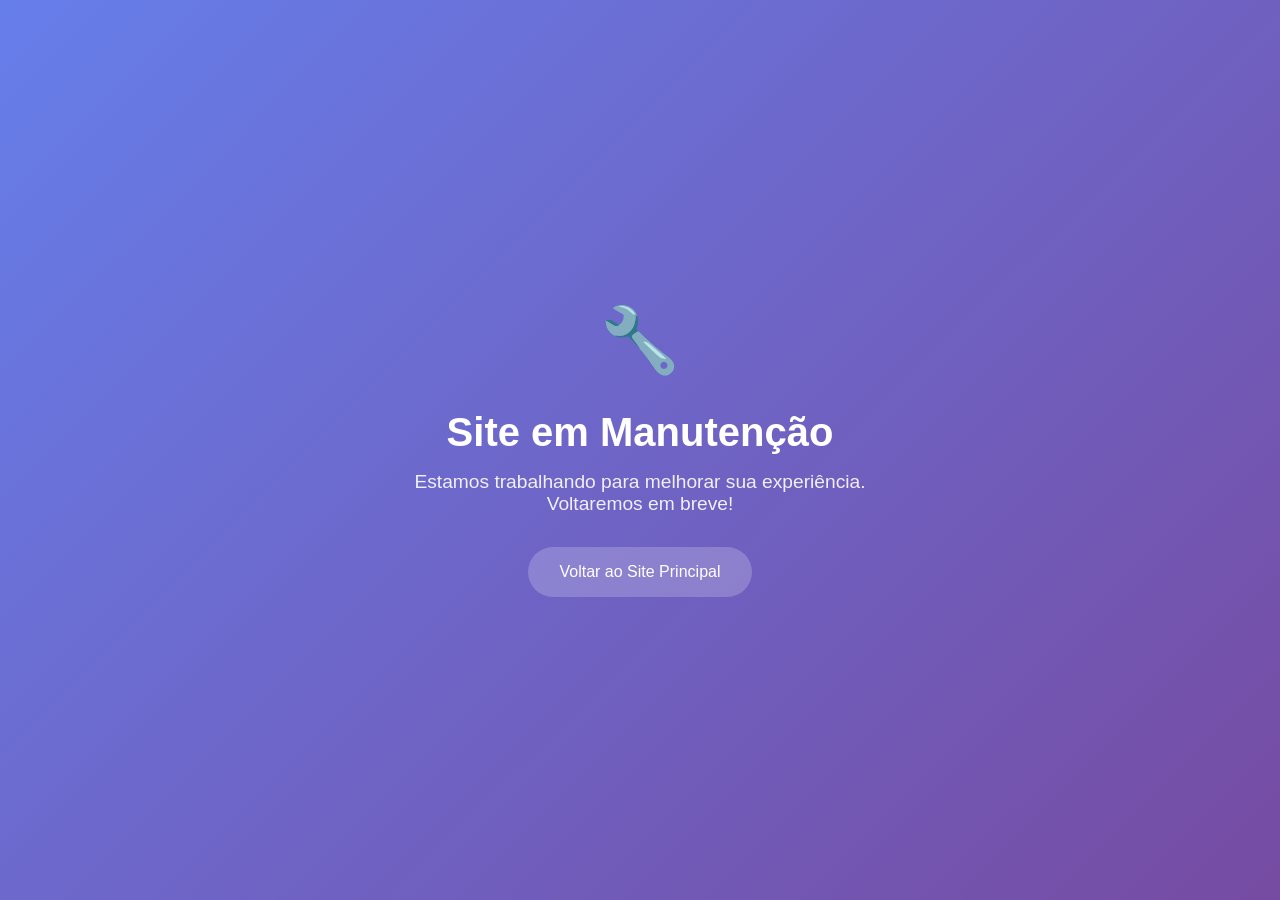
<file: manutencao.html>
<!DOCTYPE html>
<html lang="pt-BR">
<head>
    <meta charset="UTF-8">
    <meta name="viewport" content="width=device-width, initial-scale=1.0">
    <meta name="description" content="Site em manutenção - Sistema de voluntários temporariamente indisponível">
    <meta name="theme-color" content="#667eea">
    <title>Site em Manutenção - Voluntários</title>
    <style>
        * {
            margin: 0;
            padding: 0;
            box-sizing: border-box;
        }
        
        body {
            font-family: 'Segoe UI', Tahoma, Geneva, Verdana, sans-serif;
            background: linear-gradient(135deg, #667eea 0%, #764ba2 100%);
            min-height: 100vh;
            display: flex;
            align-items: center;
            justify-content: center;
            color: white;
        }
        
        .maintenance-container {
            text-align: center;
            padding: 2rem;
            max-width: 600px;
        }
        
        .maintenance-icon {
            font-size: 4rem;
            margin-bottom: 2rem;
            animation: pulse 2s infinite;
        }
        
        h1 {
            font-size: 2.5rem;
            margin-bottom: 1rem;
        }
        
        p {
            font-size: 1.2rem;
            margin-bottom: 2rem;
            opacity: 0.9;
        }
        
        .back-link {
            display: inline-block;
            background: rgba(255, 255, 255, 0.2);
            color: white;
            padding: 1rem 2rem;
            text-decoration: none;
            border-radius: 25px;
            transition: all 0.3s ease;
        }
        
        .back-link:hover {
            background: rgba(255, 255, 255, 0.3);
            transform: translateY(-2px);
        }
        
        @keyframes pulse {
            0% { transform: scale(1); }
            50% { transform: scale(1.1); }
            100% { transform: scale(1); }
        }
    </style>
</head>
<body>
    <div class="maintenance-container">
        <div class="maintenance-icon">🔧</div>
        <h1>Site em Manutenção</h1>
        <p>Estamos trabalhando para melhorar sua experiência. Voltaremos em breve!</p>
        <a href="index.html" class="back-link">Voltar ao Site Principal</a>
    </div>
</body>
</html>
</file>
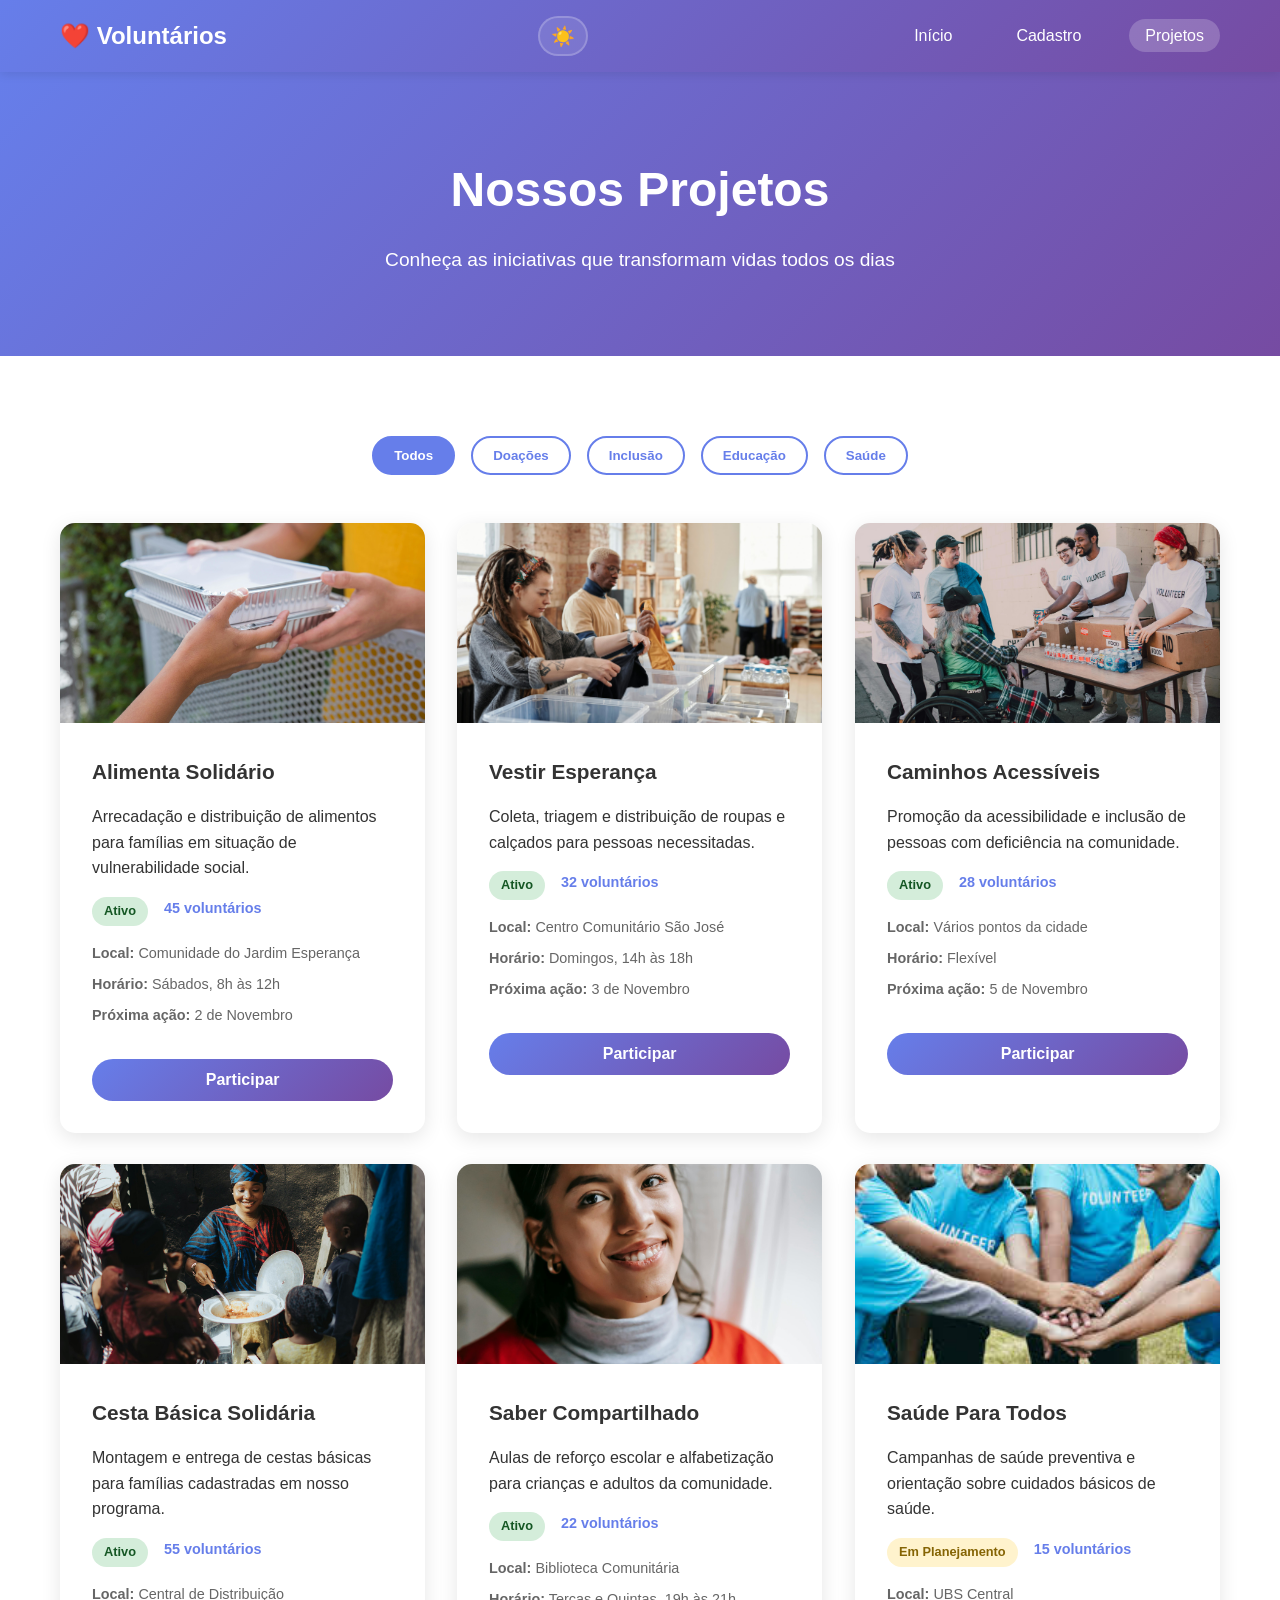
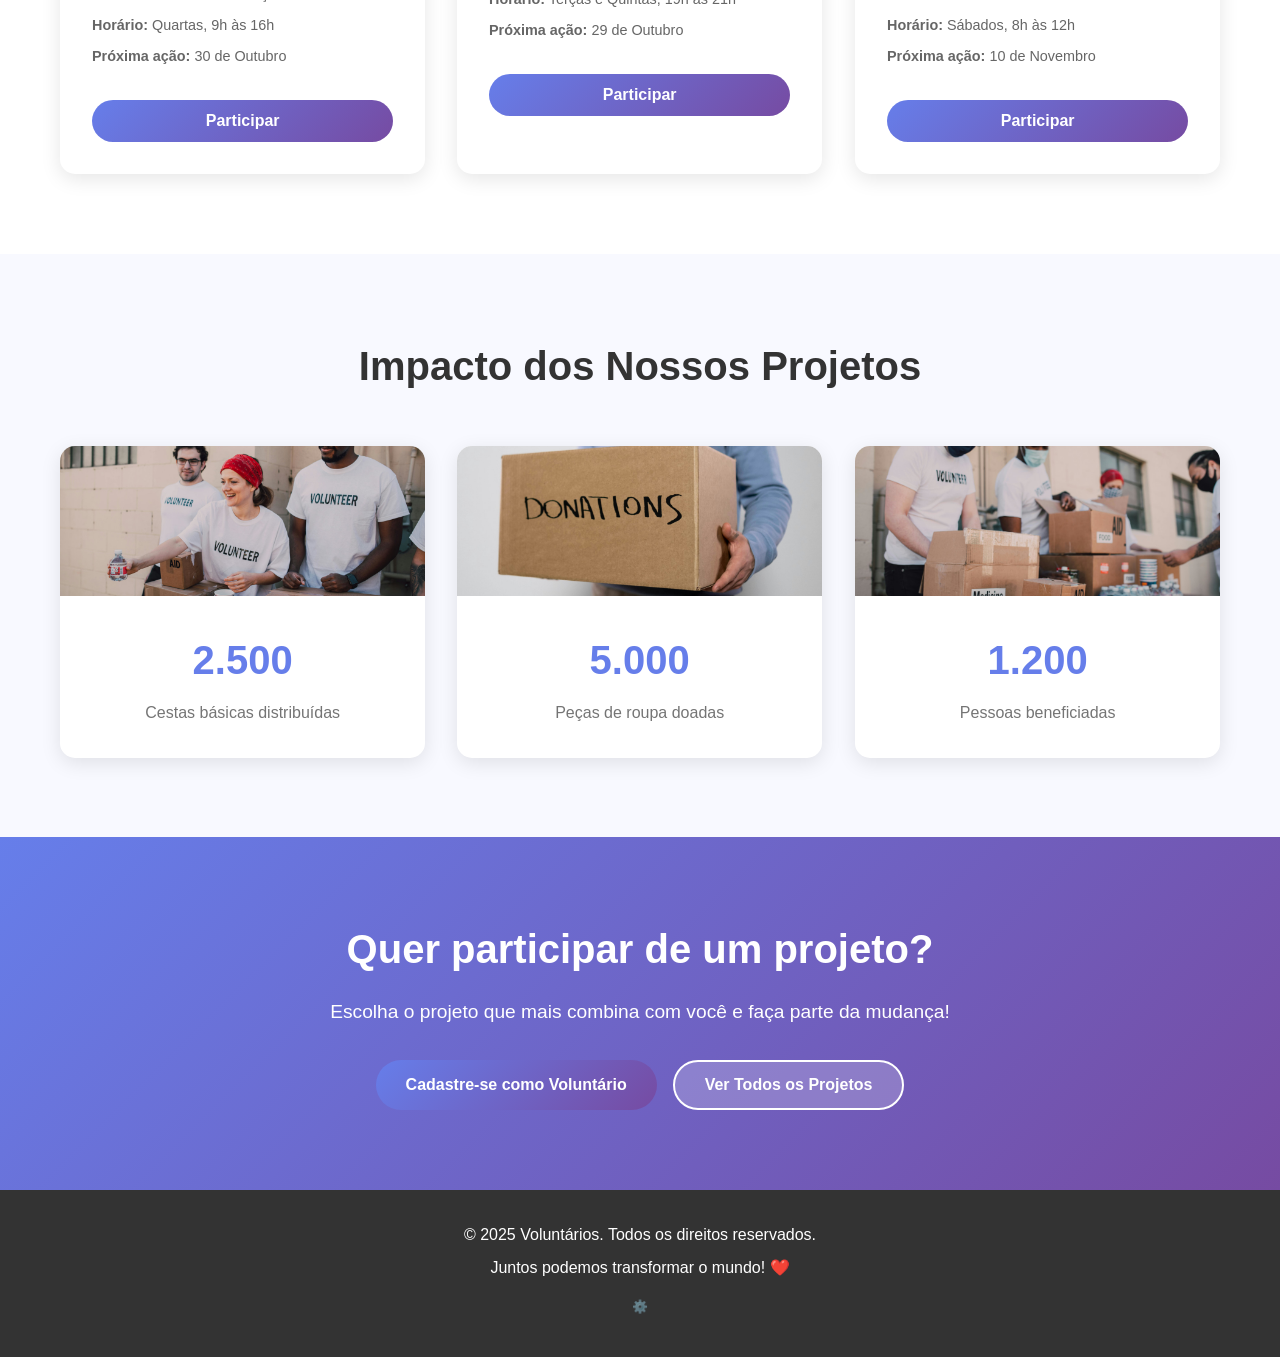
<file: projeto.html>
<!DOCTYPE html>
<html lang="pt-BR">
<head>
    <meta charset="UTF-8">
    <meta name="viewport" content="width=device-width, initial-scale=1.0">
    <meta name="description" content="Projetos sociais - Conheça nossas iniciativas de voluntariado e como participar">
    <meta name="theme-color" content="#667eea">
    <title>Projetos - Voluntários</title>
    <link rel="icon" type="image/svg+xml" href="favicon.svg">
    <link rel="preload" href="css/style.css" as="style">
    <link rel="stylesheet" href="css/style.css">
</head>
<body>
    <header>
        <nav class="navbar">
            <div class="nav-container">
                <h1 class="nav-logo">❤️ Voluntários</h1>
                <div class="nav-right">
                    <button class="dark-mode-toggle" onclick="toggleDarkMode()" aria-label="Alternar modo escuro" title="Alternar modo escuro">
                        <span class="sun-icon">☀️</span>
                        <span class="moon-icon">🌙</span>
                    </button>
                    <button class="nav-toggle" aria-label="Abrir menu de navegação">
                        <span class="hamburger"></span>
                        <span class="hamburger"></span>
                        <span class="hamburger"></span>
                    </button>
                </div>
                <ul class="nav-menu">
                    <li><a href="index.html" class="nav-link">Início</a></li>
                    <li><a href="cadastro.html" class="nav-link">Cadastro</a></li>
                    <li><a href="projeto.html" class="nav-link active">Projetos</a></li>
                </ul>
            </div>
        </nav>
    </header>

    <main>
        <section class="projects-hero">
            <div class="container">
                <h2>Nossos Projetos</h2>
                <p>Conheça as iniciativas que transformam vidas todos os dias</p>
            </div>
        </section>

        <section class="projects-grid">
            <div class="container">
                <div class="project-filters">
                    <button class="filter-btn active" data-filter="all">Todos</button>
                    <button class="filter-btn" data-filter="doacao">Doações</button>
                    <button class="filter-btn" data-filter="inclusao">Inclusão</button>
                    <button class="filter-btn" data-filter="educacao">Educação</button>
                    <button class="filter-btn" data-filter="saude">Saúde</button>
                </div>

                <div class="projects-container">
                    <div class="project-card" data-category="doacao">
                        <img src="images/doaçaocomida.jpg" alt="Doação de Alimentos" />
                        <div class="project-content">
                            <h3>Alimenta Solidário</h3>
                            <p>Arrecadação e distribuição de alimentos para famílias em situação de vulnerabilidade social.</p>
                            <div class="project-meta">
                                <span class="project-status active">Ativo</span>
                                <span class="project-volunteers">45 voluntários</span>
                            </div>
                            <div class="project-details">
                                <p><strong>Local:</strong> Comunidade do Jardim Esperança</p>
                                <p><strong>Horário:</strong> Sábados, 8h às 12h</p>
                                <p><strong>Próxima ação:</strong> 2 de Novembro</p>
                            </div>
                            <button class="btn-primary project-join" data-project="alimenta">Participar</button>
                        </div>
                    </div>

                    <div class="project-card" data-category="doacao">
                        <img src="images/doaçãoroupas.jpg" alt="Doação de Roupas" />
                        <div class="project-content">
                            <h3>Vestir Esperança</h3>
                            <p>Coleta, triagem e distribuição de roupas e calçados para pessoas necessitadas.</p>
                            <div class="project-meta">
                                <span class="project-status active">Ativo</span>
                                <span class="project-volunteers">32 voluntários</span>
                            </div>
                            <div class="project-details">
                                <p><strong>Local:</strong> Centro Comunitário São José</p>
                                <p><strong>Horário:</strong> Domingos, 14h às 18h</p>
                                <p><strong>Próxima ação:</strong> 3 de Novembro</p>
                            </div>
                            <button class="btn-primary project-join" data-project="vestir">Participar</button>
                        </div>
                    </div>

                    <div class="project-card" data-category="inclusao">
                        <img src="images/cadeirante.jpg" alt="Projeto Acessibilidade" />
                        <div class="project-content">
                            <h3>Caminhos Acessíveis</h3>
                            <p>Promoção da acessibilidade e inclusão de pessoas com deficiência na comunidade.</p>
                            <div class="project-meta">
                                <span class="project-status active">Ativo</span>
                                <span class="project-volunteers">28 voluntários</span>
                            </div>
                            <div class="project-details">
                                <p><strong>Local:</strong> Vários pontos da cidade</p>
                                <p><strong>Horário:</strong> Flexível</p>
                                <p><strong>Próxima ação:</strong> 5 de Novembro</p>
                            </div>
                            <button class="btn-primary project-join" data-project="acessivel">Participar</button>
                        </div>
                    </div>

                    <div class="project-card" data-category="doacao">
                        <img src="images/doaçaocomida2.jpg" alt="Cesta Básica Solidária" />
                        <div class="project-content">
                            <h3>Cesta Básica Solidária</h3>
                            <p>Montagem e entrega de cestas básicas para famílias cadastradas em nosso programa.</p>
                            <div class="project-meta">
                                <span class="project-status active">Ativo</span>
                                <span class="project-volunteers">55 voluntários</span>
                            </div>
                            <div class="project-details">
                                <p><strong>Local:</strong> Central de Distribuição</p>
                                <p><strong>Horário:</strong> Quartas, 9h às 16h</p>
                                <p><strong>Próxima ação:</strong> 30 de Outubro</p>
                            </div>
                            <button class="btn-primary project-join" data-project="cesta">Participar</button>
                        </div>
                    </div>

                    <div class="project-card" data-category="educacao">
                        <img src="images/voluntario4.jpg" alt="Educação Popular" />
                        <div class="project-content">
                            <h3>Saber Compartilhado</h3>
                            <p>Aulas de reforço escolar e alfabetização para crianças e adultos da comunidade.</p>
                            <div class="project-meta">
                                <span class="project-status active">Ativo</span>
                                <span class="project-volunteers">22 voluntários</span>
                            </div>
                            <div class="project-details">
                                <p><strong>Local:</strong> Biblioteca Comunitária</p>
                                <p><strong>Horário:</strong> Terças e Quintas, 19h às 21h</p>
                                <p><strong>Próxima ação:</strong> 29 de Outubro</p>
                            </div>
                            <button class="btn-primary project-join" data-project="educacao">Participar</button>
                        </div>
                    </div>

                    <div class="project-card" data-category="saude">
                        <img src="images/voluntario.jpg" alt="Saúde Comunitária" />
                        <div class="project-content">
                            <h3>Saúde Para Todos</h3>
                            <p>Campanhas de saúde preventiva e orientação sobre cuidados básicos de saúde.</p>
                            <div class="project-meta">
                                <span class="project-status planning">Em Planejamento</span>
                                <span class="project-volunteers">15 voluntários</span>
                            </div>
                            <div class="project-details">
                                <p><strong>Local:</strong> UBS Central</p>
                                <p><strong>Horário:</strong> Sábados, 8h às 12h</p>
                                <p><strong>Próxima ação:</strong> 10 de Novembro</p>
                            </div>
                            <button class="btn-primary project-join" data-project="saude">Participar</button>
                        </div>
                    </div>
                </div>
            </div>
        </section>

        <section class="project-stats">
            <div class="container">
                <h2>Impacto dos Nossos Projetos</h2>
                <div class="stats-grid">
                    <div class="stat-card">
                        <img src="images/doaçaocomida3.jpg" alt="Alimentos distribuídos" />
                        <div class="stat-content">
                            <span class="stat-number">2.500</span>
                            <span class="stat-label">Cestas básicas distribuídas</span>
                        </div>
                    </div>
                    <div class="stat-card">
                        <img src="images/donations.jpg" alt="Roupas doadas" />
                        <div class="stat-content">
                            <span class="stat-number">5.000</span>
                            <span class="stat-label">Peças de roupa doadas</span>
                        </div>
                    </div>
                    <div class="stat-card">
                        <img src="images/voluntarios.jpg" alt="Pessoas atendidas" />
                        <div class="stat-content">
                            <span class="stat-number">1.200</span>
                            <span class="stat-label">Pessoas beneficiadas</span>
                        </div>
                    </div>
                </div>
            </div>
        </section>

        <section class="join-project">
            <div class="container">
                <div class="join-content">
                    <h2>Quer participar de um projeto?</h2>
                    <p>Escolha o projeto que mais combina com você e faça parte da mudança!</p>
                    <div class="join-actions">
                        <a href="cadastro.html" class="btn-primary">Cadastre-se como Voluntário</a>
                        <button class="btn-secondary" onclick="scrollToProjects()">Ver Todos os Projetos</button>
                    </div>
                </div>
            </div>
        </section>
    </main>

    <footer>
        <div class="container">
            <p>&copy; 2025 Voluntários. Todos os direitos reservados.</p>
            <p>Juntos podemos transformar o mundo! ❤️</p>
            <p style="margin-top: 1rem; font-size: 0.8rem; opacity: 0.6;">
                <a href="admin.html" style="color: inherit; text-decoration: none;">⚙️</a>
            </p>
        </div>
    </footer>

    <!-- Modal para inscrição em projetos -->
    <div id="projectModal" class="modal">
        <div class="modal-content">
            <span class="close">&times;</span>
            <h2>Inscrever-se no Projeto</h2>
            <form id="projectSignupForm">
                <input type="hidden" id="selectedProject" name="project">
                <div class="form-group">
                    <label for="volunteerName">Seu Nome *</label>
                    <input type="text" id="volunteerName" name="name" required>
                </div>
                <div class="form-group">
                    <label for="volunteerEmail">Seu E-mail *</label>
                    <input type="email" id="volunteerEmail" name="email" required>
                </div>
                <div class="form-group">
                    <label for="volunteerPhone">Seu Telefone *</label>
                    <input type="tel" id="volunteerPhone" name="phone" required>
                </div>
                <div class="form-group">
                    <label for="availability">Sua Disponibilidade *</label>
                    <textarea id="availability" name="availability" required placeholder="Ex: Sábados das 8h às 12h"></textarea>
                </div>
                <div class="form-actions">
                    <button type="submit" class="btn-primary">Confirmar Inscrição</button>
                    <button type="button" class="btn-secondary" onclick="closeModal()">Cancelar</button>
                </div>
            </form>
        </div>
    </div>

    <!-- Botão Voltar ao Topo -->
    <button id="scrollToTop" class="scroll-to-top" aria-label="Voltar ao topo">
        <svg width="24" height="24" viewBox="0 0 24 24" fill="none" xmlns="http://www.w3.org/2000/svg">
            <path d="M7 14L12 9L17 14" stroke="currentColor" stroke-width="2" stroke-linecap="round" stroke-linejoin="round"/>
        </svg>
    </button>

    <!-- Scripts Modulares -->
    <script src="js/accessibility.js"></script>
    <script src="js/navigation.js"></script>
    <script src="js/forms.js"></script>
    <script src="js/animations.js"></script>
    <script src="js/projects.js"></script>
    <script src="js/main.js"></script>
</body>
</html>
</file>
<file: css/style.css>
/* Reset e Base */
* {
    margin: 0;
    padding: 0;
    box-sizing: border-box;
}

/* Variáveis CSS para temas */
:root {
    /* Cores do tema claro */
    --bg-primary: #f9f9f9;
    --bg-secondary: #ffffff;
    --bg-tertiary: #f8f9ff;
    --text-primary: #333333;
    --text-secondary: #666666;
    --text-muted: #999999;
    --border-color: #e1e5e9;
    --shadow-color: rgba(0, 0, 0, 0.1);
    --shadow-hover: rgba(0, 0, 0, 0.15);
    --gradient-primary: linear-gradient(135deg, #667eea 0%, #764ba2 100%);
    --card-bg: #ffffff;
    --input-bg: #ffffff;
    --modal-bg: #ffffff;
    --navbar-bg: linear-gradient(135deg, #667eea 0%, #764ba2 100%);
}

/* Tema escuro */
.dark-mode {
    --bg-primary: #1a1a1a;
    --bg-secondary: #2d2d2d;
    --bg-tertiary: #242438;
    --text-primary: #ffffff;
    --text-secondary: #cccccc;
    --text-muted: #999999;
    --border-color: #404040;
    --shadow-color: rgba(0, 0, 0, 0.3);
    --shadow-hover: rgba(0, 0, 0, 0.4);
    --gradient-primary: linear-gradient(135deg, #667eea 0%, #764ba2 100%);
    --card-bg: #2d2d2d;
    --input-bg: #2d2d2d;
    --modal-bg: #2d2d2d;
    --navbar-bg: linear-gradient(135deg, #667eea 0%, #764ba2 100%);
}

/* Ajustes visuais para o modo escuro */
.dark-mode img {
    opacity: 0.9;
    transition: opacity 0.3s ease;
}

.dark-mode img:hover {
    opacity: 1;
}

.dark-mode .service-card img,
.dark-mode .project-card img,
.dark-mode .hero-image img,
.dark-mode .about-image img,
.dark-mode .contact-image img {
    border-radius: 10px;
    box-shadow: 0 4px 15px rgba(0, 0, 0, 0.2);
}

.dark-mode .btn-secondary {
    background: transparent;
    color: #8a94ff;
    border-color: #8a94ff;
}

.dark-mode .btn-secondary:hover {
    background: #8a94ff;
    color: white;
}

/* Otimização de performance para scroll */
html {
    scroll-behavior: smooth;
}

/* GPU Acceleration para elementos animados */
.hero-image img,
.about-image img,
.service-card,
.project-card,
.scroll-to-top {
    transform: translateZ(0);
    backface-visibility: hidden;
    perspective: 1000px;
}

/* Garantir posicionamento correto de todas as imagens */
img {
    position: relative;
    z-index: 1;
    max-width: 100%;
    height: auto;
    display: block;
}

/* Prevenção de imagens soltas - força posicionamento normal */
img:not(.modal img):not(.navbar img) {
    position: static !important;
    z-index: auto !important;
    transform: none !important;
}

/* Otimização para elementos que mudam durante scroll */
.hero-image img,
.about-image img {
    will-change: transform;
}

.service-card,
.project-card,
.stat-card,
.step {
    will-change: opacity, transform;
}

.scroll-to-top {
    will-change: opacity, visibility, transform;
}

body {
    font-family: 'Segoe UI', Tahoma, Geneva, Verdana, sans-serif;
    line-height: 1.6;
    color: var(--text-primary);
    background-color: var(--bg-primary);
    transition: background-color 0.3s ease, color 0.3s ease;
}

.container {
    max-width: 1200px;
    margin: 0 auto;
    padding: 0 20px;
}

/* Navegação */
.navbar {
    background: var(--navbar-bg);
    padding: 1rem 0;
    box-shadow: 0 2px 10px var(--shadow-color);
    position: sticky;
    top: 0;
    z-index: 1000;
    transition: box-shadow 0.3s ease;
}

.nav-container {
    max-width: 1200px;
    margin: 0 auto;
    padding: 0 20px;
    display: flex;
    justify-content: space-between;
    align-items: center;
}

.nav-right {
    display: flex;
    align-items: center;
    gap: 1rem;
}

.nav-logo {
    color: white;
    font-size: 1.5rem;
    font-weight: bold;
}

.nav-menu {
    display: flex;
    list-style: none;
    gap: 2rem;
}

.nav-link {
    color: white;
    text-decoration: none;
    padding: 0.5rem 1rem;
    border-radius: 25px;
    transition: all 0.3s ease;
}

.nav-link:hover,
.nav-link.active {
    background: rgba(255, 255, 255, 0.2);
    transform: translateY(-2px);
}

/* Dark Mode Toggle */
.dark-mode-toggle {
    background: rgba(255, 255, 255, 0.1);
    border: 2px solid rgba(255, 255, 255, 0.2);
    border-radius: 50px;
    color: white;
    cursor: pointer;
    font-size: 1.2rem;
    padding: 8px 12px;
    transition: all 0.3s ease;
    position: relative;
    overflow: hidden;
    width: 50px;
    height: 40px;
    display: flex;
    align-items: center;
    justify-content: center;
}

.dark-mode-toggle:hover {
    background: rgba(255, 255, 255, 0.2);
    transform: scale(1.1);
}

.dark-mode-toggle:active {
    transform: scale(0.95);
}

.sun-icon,
.moon-icon {
    position: absolute;
    transition: all 0.5s cubic-bezier(0.68, -0.55, 0.265, 1.55);
}

.sun-icon {
    opacity: 1;
    transform: rotate(0deg) scale(1);
}

.moon-icon {
    opacity: 0;
    transform: rotate(180deg) scale(0.5);
}

.dark-mode .dark-mode-toggle .sun-icon {
    opacity: 0;
    transform: rotate(-180deg) scale(0.5);
}

.dark-mode .dark-mode-toggle .moon-icon {
    opacity: 1;
    transform: rotate(0deg) scale(1);
}

/* Animação de transição para todo o body no dark mode */
body * {
    transition: background-color 0.3s ease, color 0.3s ease, border-color 0.3s ease, box-shadow 0.3s ease;
}

/* Mobile Navigation Toggle */
.nav-toggle {
    display: none;
    flex-direction: column;
    background: none;
    border: none;
    cursor: pointer;
    padding: 0.5rem;
    z-index: 1001;
}

.hamburger {
    width: 25px;
    height: 3px;
    background-color: white;
    margin: 3px 0;
    transition: all 0.3s ease;
    border-radius: 2px;
}

/* Hamburger Animation */
.nav-toggle.active .hamburger:nth-child(1) {
    transform: rotate(-45deg) translate(-5px, 6px);
}

.nav-toggle.active .hamburger:nth-child(2) {
    opacity: 0;
}

.nav-toggle.active .hamburger:nth-child(3) {
    transform: rotate(45deg) translate(-5px, -6px);
}

/* Ajustes específicos para imagens cortadas */
.service-card img[src*="cadeirante"] {
    object-position: center top;
}

.service-card img[src*="voluntario"] {
    object-position: center 30%;
}

.hero-image img[src*="voluntarios"] {
    object-position: center 25%;
}

.about-image img[src*="voluntario"] {
    object-position: center 20%;
}

.project-card img[src*="voluntario"] {
    object-position: center 30%;
}

.project-card img[src*="doação"] {
    object-position: center 40%;
}

.register-image img[src*="voluntariohomem"] {
    object-position: center 15%;
}

.contact-image img[src*="voluntarios"] {
    object-position: center 25%;
}

.stat-card img {
    object-position: center 30%;
}

/* Scroll to Top Button */
.scroll-to-top {
    position: fixed;
    bottom: 30px;
    right: 30px;
    width: 50px;
    height: 50px;
    background: var(--gradient-primary);
    border: none;
    border-radius: 50%;
    color: white;
    cursor: pointer;
    opacity: 0;
    visibility: hidden;
    transform: translateY(100px);
    transition: all 0.3s ease;
    z-index: 1000;
    box-shadow: 0 4px 20px rgba(102, 126, 234, 0.3);
    display: flex;
    align-items: center;
    justify-content: center;
}

.scroll-to-top:hover {
    transform: translateY(0) scale(1.1);
    box-shadow: 0 6px 25px rgba(102, 126, 234, 0.4);
    animation: none;
}

.scroll-to-top.show {
    opacity: 1;
    visibility: visible;
    transform: translateY(0);
    animation: pulse 2s infinite;
}

.scroll-to-top svg {
    transition: transform 0.3s ease;
}

.scroll-to-top:hover svg {
    transform: translateY(-2px);
}

/* Hero Section */

/* Botões */
.btn-primary {
    background: var(--gradient-primary);
    color: white;
    padding: 12px 30px;
    border: none;
    border-radius: 25px;
    text-decoration: none;
    display: inline-block;
    cursor: pointer;
    transition: all 0.3s ease;
    font-size: 1rem;
    font-weight: 600;
}

.btn-primary:hover {
    transform: translateY(-2px);
    box-shadow: 0 5px 15px rgba(102, 126, 234, 0.4);
}

.btn-secondary {
    background: transparent;
    color: #667eea;
    padding: 12px 30px;
    border: 2px solid #667eea;
    border-radius: 25px;
    text-decoration: none;
    display: inline-block;
    cursor: pointer;
    transition: all 0.3s ease;
    font-size: 1rem;
    font-weight: 600;
}

.btn-secondary:hover {
    background: #667eea;
    color: white;
    transform: translateY(-2px);
}

/* Hero Section */
.hero {
    background: var(--gradient-primary);
    color: white;
    padding: 80px 0;
    display: flex;
    align-items: center;
    min-height: 500px;
    position: relative;
    overflow: hidden;
}

.hero-content {
    flex: 1;
    padding: 0 40px;
}

.hero h2 {
    font-size: 3rem;
    margin-bottom: 1rem;
    animation: fadeInUp 1s ease;
}

.hero p {
    font-size: 1.2rem;
    margin-bottom: 2rem;
    animation: fadeInUp 1s ease 0.2s both;
}

.hero-image {
    flex: 1;
    text-align: center;
    overflow: hidden;
    position: relative;
}

.hero-image img {
    max-width: 100%;
    height: 400px;
    object-fit: cover;
    object-position: center center;
    border-radius: 20px;
    box-shadow: 0 10px 30px rgba(0,0,0,0.3);
    animation: fadeInRight 1s ease 0.4s both;
    position: relative;
    z-index: 1;
}

/* Vídeo de fundo do herói */
.hero-video {
    position: absolute;
    inset: 0;
    width: 100%;
    height: 100%;
    object-fit: cover;
    z-index: 0;
    filter: brightness(0.65);
}

.hero-content { position: relative; z-index: 2; }

/* Services Section */
.services {
    padding: 80px 0;
    background: var(--bg-secondary);
    transition: background-color 0.3s ease;
}

.services h2 {
    text-align: center;
    font-size: 2.5rem;
    margin-bottom: 3rem;
    color: var(--text-primary);
    transition: color 0.3s ease;
}

.services-grid {
    display: grid;
    grid-template-columns: repeat(auto-fit, minmax(300px, 1fr));
    gap: 2rem;
}

.service-card {
    background: var(--card-bg);
    padding: 2rem;
    border-radius: 15px;
    box-shadow: 0 5px 20px var(--shadow-color);
    text-align: center;
    transition: transform 0.3s ease, background-color 0.3s ease, box-shadow 0.3s ease;
}

.service-card:hover {
    transform: translateY(-10px);
    box-shadow: 0 8px 25px var(--shadow-hover);
}

.service-card img {
    width: 100%;
    height: 200px;
    object-fit: cover;
    object-position: center center;
    border-radius: 10px;
    margin-bottom: 1rem;
}

.service-card h3 {
    color: #667eea;
    margin-bottom: 1rem;
    font-size: 1.3rem;
}

.service-card p {
    color: var(--text-secondary);
    transition: color 0.3s ease;
}

/* About Section */
.about {
    padding: 80px 0;
    background: var(--bg-tertiary);
    transition: background-color 0.3s ease;
}

.about-content {
    display: flex;
    align-items: center;
    gap: 3rem;
}

.about-text {
    flex: 1;
}

.about-text h2 {
    font-size: 2.5rem;
    margin-bottom: 1.5rem;
    color: var(--text-primary);
    transition: color 0.3s ease;
}

.about-text p {
    color: var(--text-secondary);
    transition: color 0.3s ease;
}

.about-text ul {
    margin: 1.5rem 0;
    padding-left: 1.5rem;
}

.about-text li {
    margin-bottom: 0.5rem;
    color: var(--text-secondary);
    transition: color 0.3s ease;
}

.about-image {
    flex: 1;
    overflow: hidden;
    position: relative;
}

.about-image img {
    width: 100%;
    height: 400px;
    object-fit: cover;
    object-position: center center;
    border-radius: 15px;
    box-shadow: 0 10px 30px rgba(0,0,0,0.1);
}

/* Stats Section */
.stats {
    padding: 80px 0;
    background: var(--gradient-primary);
    color: white;
}

.stats h2 {
    text-align: center;
    font-size: 2.5rem;
    margin-bottom: 3rem;
}

.stats-grid {
    display: grid;
    grid-template-columns: repeat(auto-fit, minmax(250px, 1fr));
    gap: 2rem;
}

.stat-item {
    text-align: center;
    padding: 2rem;
}

.stat-number {
    display: block;
    font-size: 3rem;
    font-weight: bold;
    margin-bottom: 0.5rem;
    color: white;
}

.stat-label {
    font-size: 1.1rem;
    opacity: 0.9;
}

/* Contact Section */
.contact {
    padding: 80px 0;
    background-color: var(--bg-tertiary);
    transition: background-color 0.3s ease;
}

.contact h2 {
    text-align: center;
    font-size: 2.5rem;
    margin-bottom: 1rem;
    color: var(--text-primary);
    transition: color 0.3s ease;
}

.contact > .container > p {
    text-align: center;
    font-size: 1.1rem;
    color: var(--text-secondary);
    margin-bottom: 3rem;
    transition: color 0.3s ease;
}

.contact-content {
    display: grid;
    grid-template-columns: 1fr 1fr;
    gap: 4rem;
    align-items: center;
}

.contact-info {
    display: grid;
    gap: 2rem;
}

.contact-item {
    display: flex;
    align-items: flex-start;
    gap: 1rem;
    padding: 1.5rem;
    background: var(--card-bg);
    border-radius: 10px;
    box-shadow: 0 2px 10px var(--shadow-color);
    transition: transform 0.3s ease, background-color 0.3s ease, box-shadow 0.3s ease;
}

.contact-item:hover {
    transform: translateY(-2px);
    box-shadow: 0 4px 15px var(--shadow-hover);
}

.contact-icon {
    font-size: 2rem;
    width: 60px;
    height: 60px;
    display: flex;
    align-items: center;
    justify-content: center;
    background: var(--gradient-primary);
    border-radius: 50%;
    flex-shrink: 0;
}

.contact-details h3 {
    color: var(--text-primary);
    font-size: 1.2rem;
    margin-bottom: 0.5rem;
    transition: color 0.3s ease;
}

.contact-details p {
    color: var(--text-secondary);
    margin-bottom: 0.3rem;
    line-height: 1.4;
    transition: color 0.3s ease;
}

.contact-image {
    position: relative;
}

.contact-image img {
    width: 100%;
    height: 400px;
    object-fit: cover;
    object-position: center center;
    border-radius: 15px;
}

.contact-cta {
    position: absolute;
    bottom: 20px;
    left: 20px;
    right: 20px;
    background: var(--card-bg);
    backdrop-filter: blur(10px);
    padding: 1.5rem;
    border-radius: 10px;
    text-align: center;
    transition: background-color 0.3s ease;
}

.dark-mode .contact-cta {
    background: rgba(45, 45, 45, 0.95);
}

.contact-cta h3 {
    color: var(--text-primary);
    margin-bottom: 0.5rem;
    transition: color 0.3s ease;
}

.contact-cta p {
    color: var(--text-secondary);
    margin-bottom: 1rem;
    font-size: 0.9rem;
    transition: color 0.3s ease;
}

/* Register Section */
.register-section {
    padding: 80px 0;
    background-color: var(--bg-secondary);
    transition: background-color 0.3s ease;
}

/* Form Fieldsets */
.form-fieldset {
    border: 2px solid var(--border-color);
    border-radius: 10px;
    padding: 1.5rem;
    margin-bottom: 2rem;
    background-color: var(--bg-tertiary);
    transition: background-color 0.3s ease, border-color 0.3s ease;
}

.form-fieldset legend {
    font-weight: bold;
    font-size: 1.1rem;
    color: var(--text-primary);
    padding: 0 1rem;
    background-color: var(--card-bg);
    border-radius: 5px;
    border: 2px solid #667eea;
    transition: color 0.3s ease, background-color 0.3s ease;
}

/* Error Messages */
.error-message {
    display: block;
    color: #e74c3c;
    font-size: 0.85rem;
    margin-top: 0.3rem;
    min-height: 1.2rem;
}

.form-group input:invalid + .error-message,
.form-group select:invalid + .error-message,
.form-group textarea:invalid + .error-message {
    display: block;
}

.form-group input:valid + .error-message,
.form-group select:valid + .error-message,
.form-group textarea:valid + .error-message {
    display: none;
}

/* Input States */
.form-group input:invalid,
.form-group select:invalid,
.form-group textarea:invalid {
    border-color: #e74c3c;
    box-shadow: 0 0 0 2px rgba(231, 76, 60, 0.1);
}

.form-group input:valid,
.form-group select:valid,
.form-group textarea:valid {
    border-color: #27ae60;
    box-shadow: 0 0 0 2px rgba(39, 174, 96, 0.1);
}

.form-group input:focus,
.form-group select:focus,
.form-group textarea:focus {
    outline: none;
    border-color: #667eea;
    box-shadow: 0 0 0 2px rgba(102, 126, 234, 0.2);
}

.register-content {
    display: flex;
    gap: 3rem;
    align-items: flex-start;
}

.register-form-container {
    flex: 2;
    background: var(--card-bg);
    padding: 3rem;
    border-radius: 15px;
    box-shadow: 0 10px 30px var(--shadow-color);
    transition: background-color 0.3s ease, box-shadow 0.3s ease;
}

.register-form-container h2 {
    color: var(--text-primary);
    margin-bottom: 1rem;
    font-size: 2rem;
    transition: color 0.3s ease;
}

.register-form-container p {
    color: var(--text-secondary);
    margin-bottom: 2rem;
    transition: color 0.3s ease;
}

.register-image {
    flex: 1;
    text-align: center;
}

.register-image img {
    width: 100%;
    height: 300px;
    object-fit: cover;
    object-position: center center;
    border-radius: 15px;
    margin-bottom: 1rem;
}

.register-info {
    background: var(--card-bg);
    padding: 2rem;
    border-radius: 15px;
    box-shadow: 0 5px 20px var(--shadow-color);
    transition: background-color 0.3s ease, box-shadow 0.3s ease;
}

.register-info h3 {
    color: #667eea;
    margin-bottom: 1rem;
}

/* Form Styles */
.register-form {
    display: flex;
    flex-direction: column;
    gap: 1.5rem;
}

.form-row {
    display: grid;
    grid-template-columns: 1fr 1fr;
    gap: 1rem;
}

.form-group {
    display: flex;
    flex-direction: column;
}

.form-group label {
    margin-bottom: 0.5rem;
    font-weight: 600;
    color: var(--text-primary);
    transition: color 0.3s ease;
}

.form-group input,
.form-group select,
.form-group textarea {
    padding: 12px;
    border: 2px solid var(--border-color);
    border-radius: 8px;
    font-size: 1rem;
    background-color: var(--input-bg);
    color: var(--text-primary);
    transition: border-color 0.3s ease, background-color 0.3s ease, color 0.3s ease;
}

.form-group input:focus,
.form-group select:focus,
.form-group textarea:focus {
    outline: none;
    border-color: #667eea;
}

.checkbox-group {
    display: grid;
    grid-template-columns: repeat(auto-fit, minmax(200px, 1fr));
    gap: 0.5rem;
    margin-top: 0.5rem;
}

.checkbox-label {
    display: flex;
    align-items: center;
    gap: 0.5rem;
    cursor: pointer;
    padding: 0.5rem;
    border-radius: 5px;
    transition: background-color 0.3s ease;
}

.checkbox-label:hover {
    background-color: var(--bg-tertiary);
}

.checkbox-label input[type="checkbox"] {
    margin: 0;
}

.form-actions {
    display: flex;
    gap: 1rem;
    margin-top: 1rem;
}

/* Next Steps */
.next-steps {
    padding: 80px 0;
    background: var(--bg-secondary);
    transition: background-color 0.3s ease;
}

.next-steps h2 {
    text-align: center;
    font-size: 2.5rem;
    margin-bottom: 3rem;
    color: var(--text-primary);
    transition: color 0.3s ease;
}

.steps-grid {
    display: grid;
    grid-template-columns: repeat(auto-fit, minmax(250px, 1fr));
    gap: 2rem;
}

.step {
    text-align: center;
    padding: 2rem;
    border-radius: 15px;
    background: var(--bg-tertiary);
    transition: transform 0.3s ease, background-color 0.3s ease;
}

.step:hover {
    transform: translateY(-5px);
}

.step-number {
    width: 60px;
    height: 60px;
    background: var(--gradient-primary);
    color: white;
    border-radius: 50%;
    display: flex;
    align-items: center;
    justify-content: center;
    font-size: 1.5rem;
    font-weight: bold;
    margin: 0 auto 1rem;
}

.step h3 {
    color: var(--text-primary);
    margin-bottom: 1rem;
    transition: color 0.3s ease;
}

.step p {
    color: var(--text-secondary);
    transition: color 0.3s ease;
}

/* Projects Styles */
.projects-hero {
    background: var(--gradient-primary);
    color: white;
    padding: 80px 0;
    text-align: center;
}

.projects-hero h2 {
    font-size: 3rem;
    margin-bottom: 1rem;
}

.projects-hero p {
    font-size: 1.2rem;
}

.projects-grid {
    padding: 80px 0;
    background: var(--bg-secondary);
    transition: background-color 0.3s ease;
}

.project-filters {
    display: flex;
    justify-content: center;
    gap: 1rem;
    margin-bottom: 3rem;
    flex-wrap: wrap;
}

.filter-btn {
    padding: 10px 20px;
    border: 2px solid #667eea;
    background: transparent;
    color: #667eea;
    border-radius: 25px;
    cursor: pointer;
    transition: all 0.3s ease;
    font-weight: 600;
}

.filter-btn.active,
.filter-btn:hover {
    background: #667eea;
    color: white;
}

.projects-container {
    display: grid;
    grid-template-columns: repeat(auto-fit, minmax(350px, 1fr));
    gap: 2rem;
}

.project-card {
    background: var(--card-bg);
    border-radius: 15px;
    box-shadow: 0 5px 20px var(--shadow-color);
    overflow: hidden;
    transition: transform 0.3s ease, background-color 0.3s ease, box-shadow 0.3s ease;
}

.project-card:hover {
    transform: translateY(-5px);
    box-shadow: 0 8px 25px var(--shadow-hover);
}

.project-card img {
    width: 100%;
    height: 200px;
    object-fit: cover;
    object-position: center center;
    position: relative;
    z-index: 1;
}

.project-content {
    padding: 2rem;
}

.project-content h3 {
    color: var(--text-primary);
    margin-bottom: 1rem;
    font-size: 1.3rem;
    transition: color 0.3s ease;
}

.project-meta {
    display: flex;
    gap: 1rem;
    margin: 1rem 0;
}

.project-status {
    padding: 4px 12px;
    border-radius: 15px;
    font-size: 0.8rem;
    font-weight: 600;
}

.project-status.active {
    background: #d4edda;
    color: #155724;
}

.project-status.planning {
    background: #fff3cd;
    color: #856404;
}

.project-volunteers {
    color: #667eea;
    font-weight: 600;
    font-size: 0.9rem;
}

.project-details {
    margin: 1rem 0;
    font-size: 0.9rem;
    color: var(--text-secondary);
    transition: color 0.3s ease;
}

.project-details p {
    margin-bottom: 0.5rem;
}

.project-join {
    width: 100%;
    margin-top: 1rem;
}

/* Project Stats */
.project-stats {
    padding: 80px 0;
    background: var(--bg-tertiary);
    transition: background-color 0.3s ease;
}

.project-stats h2 {
    text-align: center;
    font-size: 2.5rem;
    margin-bottom: 3rem;
    color: var(--text-primary);
    transition: color 0.3s ease;
}

.stat-card {
    background: var(--card-bg);
    border-radius: 15px;
    box-shadow: 0 5px 20px var(--shadow-color);
    overflow: hidden;
    text-align: center;
    transition: transform 0.3s ease, background-color 0.3s ease, box-shadow 0.3s ease;
}

.stat-card:hover {
    transform: translateY(-5px);
    box-shadow: 0 8px 25px var(--shadow-hover);
}

.stat-card img {
    width: 100%;
    height: 150px;
    object-fit: cover;
    object-position: center center;
}

.stat-content {
    padding: 2rem;
}

.stat-card .stat-number {
    color: #667eea;
    font-size: 2.5rem;
    font-weight: bold;
    display: block;
    margin-bottom: 0.5rem;
}

.stat-card .stat-label {
    color: var(--text-secondary);
    font-size: 1rem;
    transition: color 0.3s ease;
}

/* Join Project */
.join-project {
    padding: 80px 0;
    background: var(--gradient-primary);
    color: white;
    text-align: center;
}

.join-content h2 {
    font-size: 2.5rem;
    margin-bottom: 1rem;
}

.join-content p {
    font-size: 1.2rem;
    margin-bottom: 2rem;
}

.join-actions {
    display: flex;
    gap: 1rem;
    justify-content: center;
    flex-wrap: wrap;
}

.join-actions .btn-secondary {
    background: rgba(255, 255, 255, 0.2);
    color: white;
    border-color: white;
}

.join-actions .btn-secondary:hover {
    background: white;
    color: #667eea;
}

/* Modal */
.modal {
    display: none;
    position: fixed;
    z-index: 2000;
    left: 0;
    top: 0;
    width: 100%;
    height: 100%;
    background-color: rgba(0,0,0,0.5);
}

.modal-content {
    background-color: var(--modal-bg);
    margin: 5% auto;
    padding: 2rem;
    border-radius: 15px;
    width: 90%;
    max-width: 500px;
    position: relative;
    animation: modalSlideIn 0.3s ease;
    transition: background-color 0.3s ease;
}

.close {
    color: var(--text-muted);
    float: right;
    font-size: 28px;
    font-weight: bold;
    cursor: pointer;
    position: absolute;
    right: 1rem;
    top: 1rem;
    transition: color 0.3s ease;
}

.close:hover {
    color: var(--text-primary);
}

/* Footer */
footer {
    background: #333;
    color: white;
    text-align: center;
    padding: 2rem 0;
}

.dark-mode footer {
    background: #1a1a1a;
    border-top: 1px solid var(--border-color);
}

footer p {
    margin-bottom: 0.5rem;
}

/* Animations */
@keyframes fadeInUp {
    from {
        opacity: 0;
        transform: translateY(30px);
    }
    to {
        opacity: 1;
        transform: translateY(0);
    }
}

@keyframes fadeInRight {
    from {
        opacity: 0;
        transform: translateX(30px);
    }
    to {
        opacity: 1;
        transform: translateX(0);
    }
}

@keyframes modalSlideIn {
    from {
        opacity: 0;
        transform: translateY(-50px);
    }
    to {
        opacity: 1;
        transform: translateY(0);
    }
}

@keyframes slideInFromRight {
    from {
        opacity: 0;
        transform: translateX(50px);
    }
    to {
        opacity: 1;
        transform: translateX(0);
    }
}

/* Classe para animação otimizada */
.animate-in {
    opacity: 1 !important;
    transform: translateY(0) !important;
}

@keyframes pulse {
    0% {
        box-shadow: 0 4px 20px rgba(102, 126, 234, 0.3);
    }
    50% {
        box-shadow: 0 4px 20px rgba(102, 126, 234, 0.5);
    }
    100% {
        box-shadow: 0 4px 20px rgba(102, 126, 234, 0.3);
    }
}

/* Responsive Design */
@media (max-width: 768px) {
    .nav-container {
        position: relative;
    }

    .nav-right {
        gap: 0.5rem;
    }

    .dark-mode-toggle {
        width: 40px;
        height: 35px;
        font-size: 1rem;
        padding: 6px 8px;
    }
    
    .nav-toggle {
        display: flex;
    }
    
    .nav-menu {
        position: fixed;
        top: 0;
        right: -100%;
        width: 100%;
        height: 100vh;
        background: linear-gradient(135deg, #667eea 0%, #764ba2 100%);
        flex-direction: column;
        justify-content: center;
        align-items: center;
        gap: 2rem;
        transition: right 0.3s ease;
        z-index: 1000;
    }
    
    .nav-menu.active {
        right: 0;
    }
    
    .nav-menu li {
        opacity: 0;
        transform: translateX(50px);
        animation: slideInFromRight 0.3s ease forwards;
    }
    
    .nav-menu.active li {
        animation-delay: 0.1s;
    }
    
    .nav-menu.active li:nth-child(2) {
        animation-delay: 0.2s;
    }
    
    .nav-menu.active li:nth-child(3) {
        animation-delay: 0.3s;
    }
    
    .nav-link {
        font-size: 1.5rem;
        padding: 1rem 2rem;
    }
    
    .scroll-to-top {
        bottom: 20px;
        right: 20px;
        width: 45px;
        height: 45px;
    }
    
    .hero {
        flex-direction: column;
        text-align: center;
        padding: 60px 0;
    }
    
    .hero h2 {
        font-size: 2rem;
    }
    
    .about-content {
        flex-direction: column;
    }
    
    .register-content {
        flex-direction: column;
    }
    
    .contact-content {
        grid-template-columns: 1fr;
        gap: 2rem;
    }
    
    .contact-image {
        order: -1;
    }
    
    .contact-image img {
        height: 250px;
    }
    
    .hero-image img,
    .about-image img {
        height: 300px;
    }
    
    .service-card img,
    .project-card img {
        height: 180px;
        object-position: center 25%;
    }
    
    .register-image img {
        height: 250px;
        object-position: center 10%;
    }
    
    .form-fieldset {
        padding: 1rem;
    }
    
    .form-fieldset legend {
        font-size: 1rem;
        padding: 0 0.5rem;
    }
    
    .form-row {
        grid-template-columns: 1fr;
    }
    
    .form-actions {
        flex-direction: column;
    }
    
    .projects-container {
        grid-template-columns: 1fr;
    }
    
    .join-actions {
        flex-direction: column;
        align-items: center;
    }
    
    .project-filters {
        justify-content: flex-start;
        overflow-x: auto;
        padding-bottom: 1rem;
    }
    
    .projects-hero h2 {
        font-size: 2rem;
    }
    
    .stats-grid {
        grid-template-columns: repeat(2, 1fr);
    }
    
    .services-grid {
        grid-template-columns: 1fr;
    }
    
    .steps-grid {
        grid-template-columns: repeat(2, 1fr);
    }
}

/* Tablets */
@media (max-width: 1024px) and (min-width: 769px) {
    .nav-toggle {
        display: flex;
    }
    
    .nav-menu {
        position: fixed;
        top: 0;
        right: -100%;
        width: 50%;
        height: 100vh;
        background: linear-gradient(135deg, #667eea 0%, #764ba2 100%);
        flex-direction: column;
        justify-content: center;
        align-items: center;
        gap: 2rem;
        transition: right 0.3s ease;
        z-index: 1000;
    }
    
    .nav-menu.active {
        right: 0;
    }
    
    .nav-menu li {
        opacity: 0;
        transform: translateX(50px);
        animation: slideInFromRight 0.3s ease forwards;
    }
    
    .nav-menu.active li {
        animation-delay: 0.1s;
    }
    
    .nav-menu.active li:nth-child(2) {
        animation-delay: 0.2s;
    }
    
    .nav-menu.active li:nth-child(3) {
        animation-delay: 0.3s;
    }
}

@media (max-width: 480px) {
    .scroll-to-top {
        bottom: 15px;
        right: 15px;
        width: 40px;
        height: 40px;
    }
    
    .form-fieldset {
        padding: 0.8rem;
        margin-bottom: 1.5rem;
    }
    
    .form-fieldset legend {
        font-size: 0.9rem;
        padding: 0 0.3rem;
    }
    
    .stats-grid {
        grid-template-columns: 1fr;
    }
    
    .steps-grid {
        grid-template-columns: 1fr;
    }
    
    .contact-item {
        flex-direction: column;
        text-align: center;
    }
    
    .contact-icon {
        align-self: center;
    }
    
    .hero h2 {
        font-size: 1.8rem;
    }
    
    .projects-hero h2 {
        font-size: 1.8rem;
    }
}
</file>
<file: css/accessibility.css>
/* ============================================
   ACESSIBILIDADE WCAG 2.1 NÍVEL AA
   Navegação por teclado, alto contraste, modo escuro
   ============================================ */

/* Skip to main content para leitores de tela */
.skip-to-main {
    position: absolute;
    top: -40px;
    left: 6px;
    background: #333;
    color: white;
    padding: 8px;
    text-decoration: none;
    border-radius: 0 0 6px 6px;
    z-index: 9999;
    font-weight: bold;
}

.skip-to-main:focus {
    top: 0;
}

/* Focus visível para navegação por teclado */
*:focus {
    outline: 3px solid #667eea;
    outline-offset: 2px;
}

/* Melhor foco para botões e links */
button:focus,
.btn-primary:focus,
.btn-secondary:focus,
a:focus {
    outline: 3px solid #667eea;
    outline-offset: 2px;
    box-shadow: 0 0 0 6px rgba(102, 126, 234, 0.2);
}

/* Foco para inputs */
input:focus,
select:focus,
textarea:focus {
    outline: 3px solid #667eea;
    outline-offset: 1px;
    border-color: #667eea;
    box-shadow: 0 0 0 3px rgba(102, 126, 234, 0.2);
}

/* ============================================
   MODO ESCURO ACESSÍVEL
   ============================================ */

/* Detectar preferência do sistema */
@media (prefers-color-scheme: dark) {
    :root {
        --bg-color: #121212;
        --text-color: #e0e0e0;
        --card-bg: #1e1e1e;
        --border-color: #333;
    }
}

/* Classe manual para modo escuro */
body.dark-mode {
    --bg-color: #121212;
    --text-color: #e0e0e0;
    --card-bg: #1e1e1e;
    --border-color: #333;
    
    background-color: var(--bg-color);
    color: var(--text-color);
}

.dark-mode .navbar {
    background: linear-gradient(135deg, #2c3e50 0%, #34495e 100%);
}

.dark-mode .service-card,
.dark-mode .project-card,
.dark-mode .stat-card {
    background: var(--card-bg);
    color: var(--text-color);
    border: 1px solid var(--border-color);
}

.dark-mode input,
.dark-mode select,
.dark-mode textarea {
    background: var(--card-bg);
    color: var(--text-color);
    border-color: var(--border-color);
}

.dark-mode .modal-content {
    background: var(--card-bg);
    color: var(--text-color);
}

/* ============================================
   ALTO CONTRASTE
   ============================================ */

/* Classe para alto contraste */
body.high-contrast {
    --bg-color: #000000;
    --text-color: #ffffff;
    --card-bg: #000000;
    --border-color: #ffffff;
    --link-color: #ffff00;
    
    background-color: var(--bg-color) !important;
    color: var(--text-color) !important;
}

.high-contrast * {
    color: var(--text-color) !important;
    background-color: var(--bg-color) !important;
    border-color: var(--border-color) !important;
}

.high-contrast a {
    color: var(--link-color) !important;
    text-decoration: underline !important;
}

.high-contrast button,
.high-contrast .btn-primary,
.high-contrast .btn-secondary {
    background-color: var(--text-color) !important;
    color: var(--bg-color) !important;
    border: 2px solid var(--text-color) !important;
}

/* ============================================
   NAVEGAÇÃO POR TECLADO
   ============================================ */

/* Garantir que elementos interativos sejam focáveis */
button,
a,
input,
select,
textarea,
[tabindex="0"] {
    cursor: pointer;
}

/* Indicadores visuais para hover e focus */
button:hover,
.btn-primary:hover,
.btn-secondary:hover,
a:hover {
    transform: translateY(-2px);
    transition: transform 0.2s ease;
}

/* Garantir contraste mínimo de 4.5:1 */
.text-contrast {
    color: #212529; /* Contraste 8.59:1 com branco */
}

.bg-contrast {
    background-color: #ffffff;
    color: #212529;
}

/* ============================================
   UTILITÁRIOS DE ACESSIBILIDADE
   ============================================ */

/* Texto apenas para leitores de tela */
.sr-only {
    position: absolute;
    width: 1px;
    height: 1px;
    padding: 0;
    margin: -1px;
    overflow: hidden;
    clip: rect(0, 0, 0, 0);
    white-space: nowrap;
    border: 0;
}

/* Texto visível apenas no foco */
.sr-only-focusable:active,
.sr-only-focusable:focus {
    position: static;
    width: auto;
    height: auto;
    padding: inherit;
    margin: inherit;
    overflow: visible;
    clip: auto;
    white-space: normal;
}

/* ============================================
   ANIMAÇÕES RESPEITANDO PREFERÊNCIAS
   ============================================ */

/* Reduzir animações se usuário preferir */
@media (prefers-reduced-motion: reduce) {
    *,
    *::before,
    *::after {
        animation-duration: 0.01ms !important;
        animation-iteration-count: 1 !important;
        transition-duration: 0.01ms !important;
        scroll-behavior: auto !important;
    }
}

/* ============================================
   CONTROLES DE ACESSIBILIDADE
   ============================================ */

.accessibility-controls {
    position: fixed;
    top: 20px;
    right: 20px;
    z-index: 9999;
    background: rgba(255, 255, 255, 0.95);
    padding: 15px;
    border-radius: 10px;
    box-shadow: 0 5px 20px rgba(0, 0, 0, 0.2);
    display: none;
}

.accessibility-controls.show {
    display: block;
}

.accessibility-controls button {
    display: block;
    width: 100%;
    margin: 5px 0;
    padding: 8px 12px;
    border: 1px solid #ddd;
    background: white;
    border-radius: 5px;
    cursor: pointer;
    font-size: 14px;
}

.accessibility-controls button:hover {
    background: #f0f0f0;
}

.accessibility-toggle {
    position: fixed;
    top: 20px;
    right: 20px;
    z-index: 10000;
    background: #667eea;
    color: white;
    border: none;
    padding: 10px;
    border-radius: 50%;
    cursor: pointer;
    font-size: 18px;
    box-shadow: 0 2px 10px rgba(0, 0, 0, 0.2);
}

.accessibility-toggle:hover {
    background: #5a6fd8;
}

/* ============================================
   MEDIA QUERIES PARA RESPONSIVIDADE
   ============================================ */

@media (max-width: 768px) {
    .accessibility-controls {
        top: 10px;
        right: 10px;
        left: 10px;
        width: auto;
    }
    
    .accessibility-toggle {
        top: 10px;
        right: 10px;
    }
}
</file>
